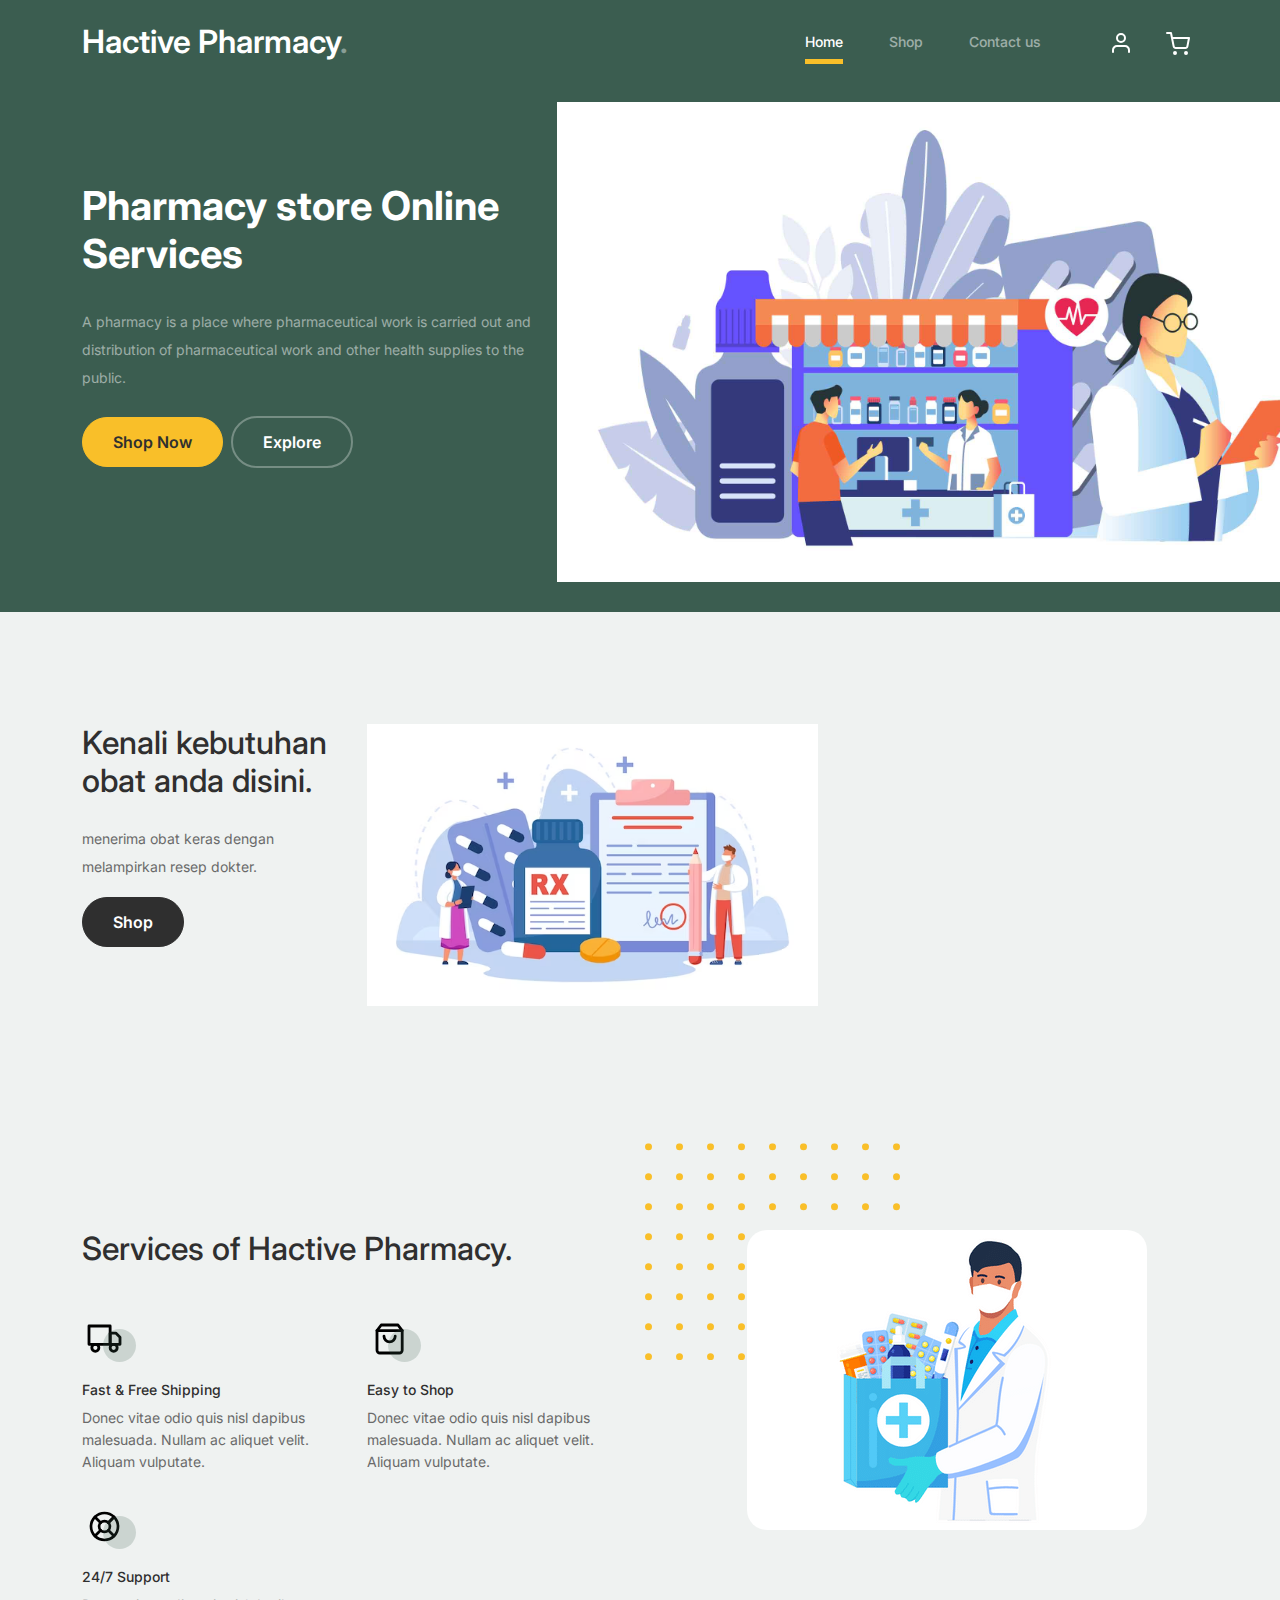
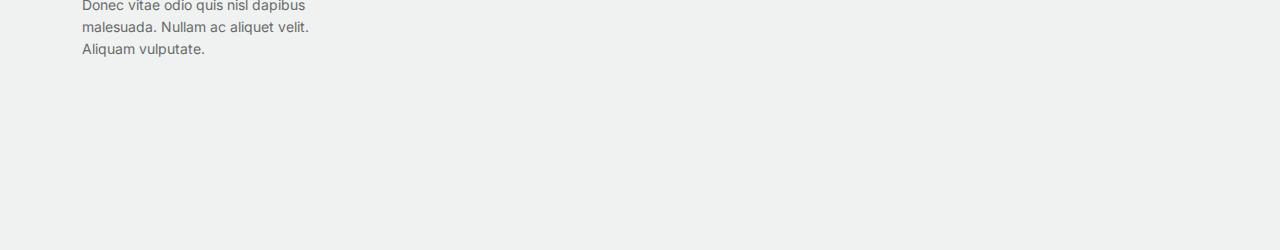
<file: furni-1.0.0/furni-1.0.0/index.html>
<!-- /*
* Bootstrap 5
* Template Name: Furni
* Template Author: Untree.co
* Template URI: https://untree.co/
* License: https://creativecommons.org/licenses/by/3.0/
*/ -->
<!doctype html>
<html lang="en">
<head>
  <meta charset="utf-8">
  <meta name="viewport" content="width=device-width, initial-scale=1, shrink-to-fit=no">
  <meta name="author" content="Untree.co">
  <link rel="shortcut icon" href="favicon.png">

  <meta name="description" content="" />
  <meta name="keywords" content="bootstrap, bootstrap4" />

		<!-- Bootstrap CSS -->
		<link href="css/bootstrap.min.css" rel="stylesheet">
		<link href="https://cdnjs.cloudflare.com/ajax/libs/font-awesome/6.0.0-beta3/css/all.min.css" rel="stylesheet">
		<link href="css/tiny-slider.css" rel="stylesheet">
		<link href="css/style.css" rel="stylesheet">
	</head>

	<body>

		<!-- Start Header/Navigation -->
		<nav class="custom-navbar navbar navbar navbar-expand-md navbar-dark bg-dark" arial-label="Furni navigation bar">

			<div class="container">
				<a class="navbar-brand" href="index.html">Hactive Pharmacy<span>.</span></a>

				<button class="navbar-toggler" type="button" data-bs-toggle="collapse" data-bs-target="#navbarsFurni" aria-controls="navbarsFurni" aria-expanded="false" aria-label="Toggle navigation">
					<span class="navbar-toggler-icon"></span>
				</button>

				<div class="collapse navbar-collapse" id="navbarsFurni">
					<ul class="custom-navbar-nav navbar-nav ms-auto mb-2 mb-md-0">
						<li class="nav-item active">
							<a class="nav-link" href="index.html">Home</a>
						</li>
						<li><a class="nav-link" href="shop.html">Shop</a></li>	
						<li><a class="nav-link" href="contact.html">Contact us</a></li>
					</ul>

					<ul class="custom-navbar-cta navbar-nav mb-2 mb-md-0 ms-5">
						<li><a class="nav-link" href="#"><img src="images/user.svg"></a></li>
						<li><a class="nav-link" href="cart.html"><img src="images/cart.svg"></a></li>
					</ul>
				</div>
			</div>
				
		</nav>
		<!-- End Header/Navigation -->

		<!-- Start Hero Section -->
			<div class="hero">
				<div class="container">
					<div class="row justify-content-between">
						<div class="col-lg-5">
							<div class="intro-excerpt">
								<h1>Pharmacy store<span clsas="d-block"> Online Services</span></h1>
								<p class="mb-4">A pharmacy is a place where pharmaceutical work is carried out and distribution of pharmaceutical work and other health supplies to the public.</p>
								<p><a href="shop.html" class="btn btn-secondary me-2">Shop Now</a><a href="#" class="btn btn-white-outline">Explore</a></p>
							</div>
						</div>
						<div class="col-lg-7">
							<div class="hero-img-wrap">
								<img src="images/apotek1.jpg" class="img-fluid">
							</div>
						</div>
					</div>
				</div>
			</div>
		<!-- End Hero Section -->

		<!-- Start Product Section -->
		<div class="product-section">
			<div class="container">
				<div class="row">

					<!-- Start Column 1 -->
					<div class="col-md-12 col-lg-3 mb-5 mb-lg-0">
						<h2 class="mb-4 section-title">Kenali kebutuhan obat anda disini.</h2>
						<p>menerima obat keras dengan melampirkan resep dokter.</p>
						<p><a href="shop.html" class="btn">Shop</a></p>
					</div> 
					<div class="col-lg-5">
						<div class="img-wrap">
							<img src="images/pharmasi2.avif" alt="Image" class="img-fluid">
						</div>
					</div>
					<!-- End Column 1 -->

				</div>
			</div>
		</div>
		<!-- End Product Section -->

		<!-- Start Why Choose Us Section -->
		<div class="why-choose-section">
			<div class="container">
				<div class="row justify-content-between">
					<div class="col-lg-6">
						<h2 class="section-title">Services of Hactive Pharmacy.</h2>
						
						<div class="row my-5">
							<div class="col-6 col-md-6">
								<div class="feature">
									<div class="icon">
										<img src="images/truck.svg" alt="Image" class="imf-fluid">
									</div>
									<h3>Fast &amp; Free Shipping</h3>
									<p>Donec vitae odio quis nisl dapibus malesuada. Nullam ac aliquet velit. Aliquam vulputate.</p>
								</div>
							</div>

							<div class="col-6 col-md-6">
								<div class="feature">
									<div class="icon">
										<img src="images/bag.svg" alt="Image" class="imf-fluid">
									</div>
									<h3>Easy to Shop</h3>
									<p>Donec vitae odio quis nisl dapibus malesuada. Nullam ac aliquet velit. Aliquam vulputate.</p>
								</div>
							</div>

							<div class="col-6 col-md-6">
								<div class="feature">
									<div class="icon">
										<img src="images/support.svg" alt="Image" class="imf-fluid">
									</div>
									<h3>24/7 Support</h3>
									<p>Donec vitae odio quis nisl dapibus malesuada. Nullam ac aliquet velit. Aliquam vulputate.</p>
								</div>
							</div>
						</div>
					</div>

					<div class="col-lg-5">
						<div class="img-wrap">
							<img src="images/Pharmacist.png" alt="Image" class="img-fluid">
						</div>
					</div>

				</div>
			</div>
		</div>
		<!-- End Why Choose Us Section -->
		<!-- Start Footer Section -->
		


		<script src="js/bootstrap.bundle.min.js"></script>
		<script src="js/tiny-slider.js"></script>
		<script src="js/custom.js"></script>
	</body>

</html>
</file>
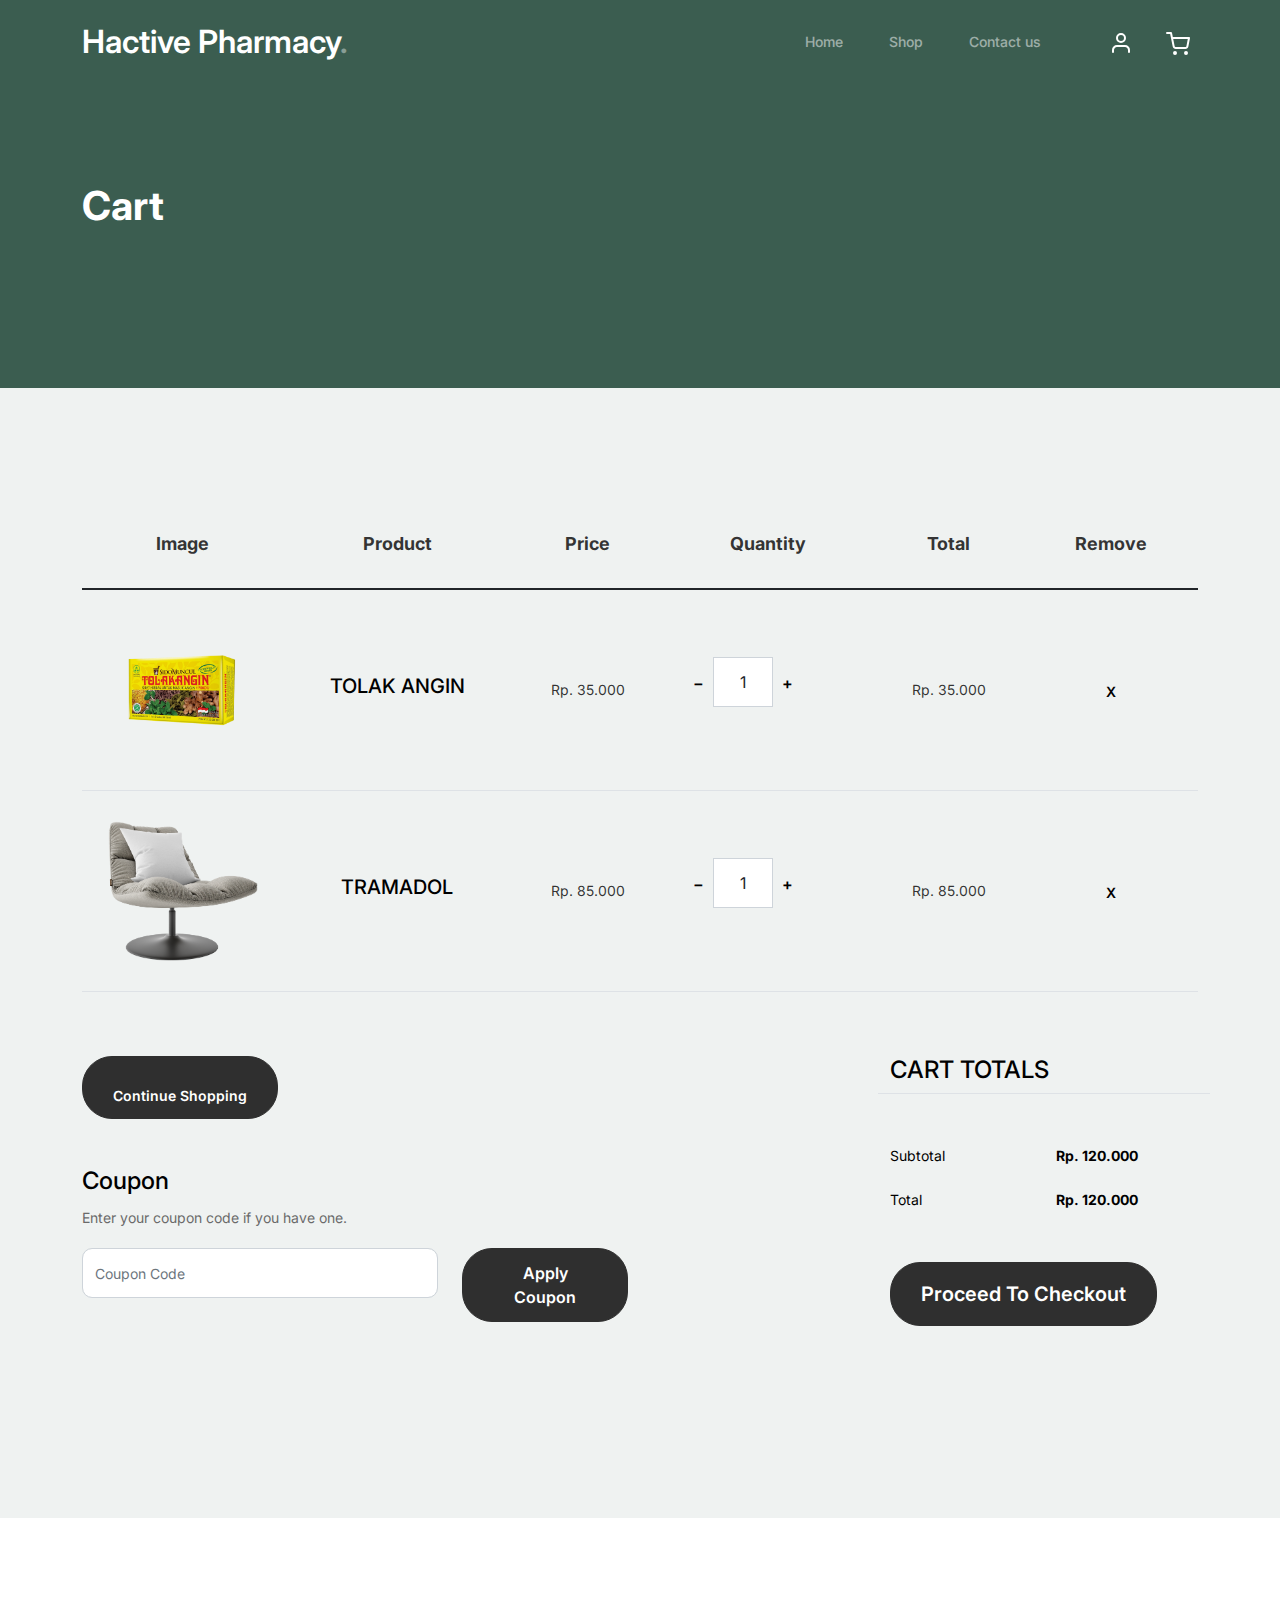
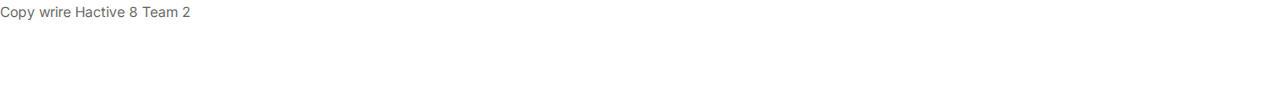
<file: furni-1.0.0/furni-1.0.0/cart.html>
<!-- /*
* Bootstrap 5
* Template Name: Furni
* Template Author: Untree.co
* Template URI: https://untree.co/
* License: https://creativecommons.org/licenses/by/3.0/
*/ -->
<!doctype html>
<html lang="en">
<head>
  <meta charset="utf-8">
  <meta name="viewport" content="width=device-width, initial-scale=1, shrink-to-fit=no">
  <meta name="author" content="Untree.co">
  <link rel="shortcut icon" href="favicon.png">

  <meta name="description" content="" />
  <meta name="keywords" content="bootstrap, bootstrap4" />

		<!-- Bootstrap CSS -->
		<link href="css/bootstrap.min.css" rel="stylesheet">
		<link href="https://cdnjs.cloudflare.com/ajax/libs/font-awesome/6.0.0-beta3/css/all.min.css" rel="stylesheet">
		<link href="css/tiny-slider.css" rel="stylesheet">
		<link href="css/style.css" rel="stylesheet">
		
	</head>

	<body>

		<!-- Start Header/Navigation -->
		<nav class="custom-navbar navbar navbar navbar-expand-md navbar-dark bg-dark" arial-label="Furni navigation bar">

			<div class="container">
				<a class="navbar-brand" href="index.html">Hactive Pharmacy<span>.</span></a>

				<button class="navbar-toggler" type="button" data-bs-toggle="collapse" data-bs-target="#navbarsFurni" aria-controls="navbarsFurni" aria-expanded="false" aria-label="Toggle navigation">
					<span class="navbar-toggler-icon"></span>
				</button>

				<div class="collapse navbar-collapse" id="navbarsFurni">
					<ul class="custom-navbar-nav navbar-nav ms-auto mb-2 mb-md-0">
						<li class="nav-item ">
							<a class="nav-link" href="index.html">Home</a>
						</li>
						<li><a class="nav-link" href="shop.html">Shop</a></li>
						<li><a class="nav-link" href="contact.html">Contact us</a></li>
					</ul>

					<ul class="custom-navbar-cta navbar-nav mb-2 mb-md-0 ms-5">
						<li><a class="nav-link" href="#"><img src="images/user.svg"></a></li>
						<li><a class="nav-link" href="cart.html"><img src="images/cart.svg"></a></li>
					</ul>
				</div>
			</div>
				
		</nav>
		<!-- End Header/Navigation -->

		<!-- Start Hero Section -->
			<div class="hero">
				<div class="container">
					<div class="row justify-content-between">
						<div class="col-lg-5">
							<div class="intro-excerpt">
								<h1>Cart</h1>
							</div>
						</div>
						<div class="col-lg-7">
							
						</div>
					</div>
				</div>
			</div>
		<!-- End Hero Section -->

		

		<div class="untree_co-section before-footer-section">
            <div class="container">
              <div class="row mb-5">
                <form class="col-md-12" method="post">
                  <div class="site-blocks-table">
                    <table class="table">
                      <thead>
                        <tr>
                          <th class="product-thumbnail">Image</th>
                          <th class="product-name">Product</th>
                          <th class="product-price">Price</th>
                          <th class="product-quantity">Quantity</th>
                          <th class="product-total">Total</th>
                          <th class="product-remove">Remove</th>
                        </tr>
                      </thead>
                      <tbody>
                        <tr>
                          <td class="product-thumbnail">
                            <img src="images/tolakangin.png" alt="Image" class="img-fluid">
                          </td>
                          <td class="product-name">
                            <h2 class="h5 text-black">TOLAK ANGIN</h2>
                          </td>
                          <td>Rp. 35.000</td>
                          <td>
                            <div class="input-group mb-3 d-flex align-items-center quantity-container" style="max-width: 120px;">
                              <div class="input-group-prepend">
                                <button class="btn btn-outline-black decrease" type="button">&minus;</button>
                              </div>
                              <input type="text" class="form-control text-center quantity-amount" value="1" placeholder="" aria-label="Example text with button addon" aria-describedby="button-addon1">
                              <div class="input-group-append">
                                <button class="btn btn-outline-black increase" type="button">&plus;</button>
                              </div>
                            </div>
        
                          </td>
                          <td>Rp. 35.000</td>
                          <td><a href="#" class="btn btn-black btn-sm">X</a></td>
                        </tr>
        
                        <tr>
                          <td class="product-thumbnail">
                            <img src="images/product-2.png" alt="Image" class="img-fluid">
                          </td>
                          <td class="product-name">
                            <h2 class="h5 text-black">TRAMADOL</h2>
                          </td>
                          <td>Rp. 85.000</td>
                          <td>
                            <div class="input-group mb-3 d-flex align-items-center quantity-container" style="max-width: 120px;">
                              <div class="input-group-prepend">
                                <button class="btn btn-outline-black decrease" type="button">&minus;</button>
                              </div>
                              <input type="text" class="form-control text-center quantity-amount" value="1" placeholder="" aria-label="Example text with button addon" aria-describedby="button-addon1">
                              <div class="input-group-append">
                                <button class="btn btn-outline-black increase" type="button">&plus;</button>
                              </div>
                            </div>
        
                          </td>
                          <td>Rp. 85.000</td>
                          <td><a href="#" class="btn btn-black btn-sm">X</a></td>
                        </tr>
                      </tbody>
                    </table>
                  </div>
                </form>
              </div>
        
              <div class="row">
                <div class="col-md-6">
                  <div class="row mb-5">
                    <div class="col-md-6">
                      <button class="btn btn-outline-black btn-sm btn-block"><a class="nav-link" href="shop.html"></a>Continue Shopping</button>
                    </div>
                  </div>
                  <div class="row">
                    <div class="col-md-12">
                      <label class="text-black h4" for="coupon">Coupon</label>
                      <p>Enter your coupon code if you have one.</p>
                    </div>
                    <div class="col-md-8 mb-3 mb-md-0">
                      <input type="text" class="form-control py-3" id="coupon" placeholder="Coupon Code">
                    </div>
                    <div class="col-md-4">
                      <button class="btn btn-black">Apply Coupon</button>
                    </div>
                  </div>
                </div>
                <div class="col-md-6 pl-5">
                  <div class="row justify-content-end">
                    <div class="col-md-7">
                      <div class="row">
                        <div class="col-md-12 text-right border-bottom mb-5">
                          <h3 class="text-black h4 text-uppercase">Cart Totals</h3>
                        </div>
                      </div>
                      <div class="row mb-3">
                        <div class="col-md-6">
                          <span class="text-black">Subtotal</span>
                        </div>
                        <div class="col-md-6 text-right">
                          <strong class="text-black">Rp. 120.000</strong>
                        </div>
                      </div>
                      <div class="row mb-5">
                        <div class="col-md-6">
                          <span class="text-black">Total</span>
                        </div>
                        <div class="col-md-6 text-right">
                          <strong class="text-black">Rp. 120.000</strong>
                        </div>
                      </div>
        
                      <div class="row">
                        <div class="col-md-12">
                          <button class="btn btn-black btn-lg py-3 btn-block" onclick="window.location='register.html'">Proceed To Checkout</button>
                        </div>
                      </div>
                    </div>
                  </div>
                </div>
              </div>
            </div>
          </div>
		

		<!-- Start Footer Section -->
		<footer class="footer-section">
			Copy wrire Hactive 8 Team 2
		</footer>
		<!-- End Footer Section -->	


		<script src="js/bootstrap.bundle.min.js"></script>
		<script src="js/tiny-slider.js"></script>
		<script src="js/custom.js"></script>
	</body>

</html>
</file>
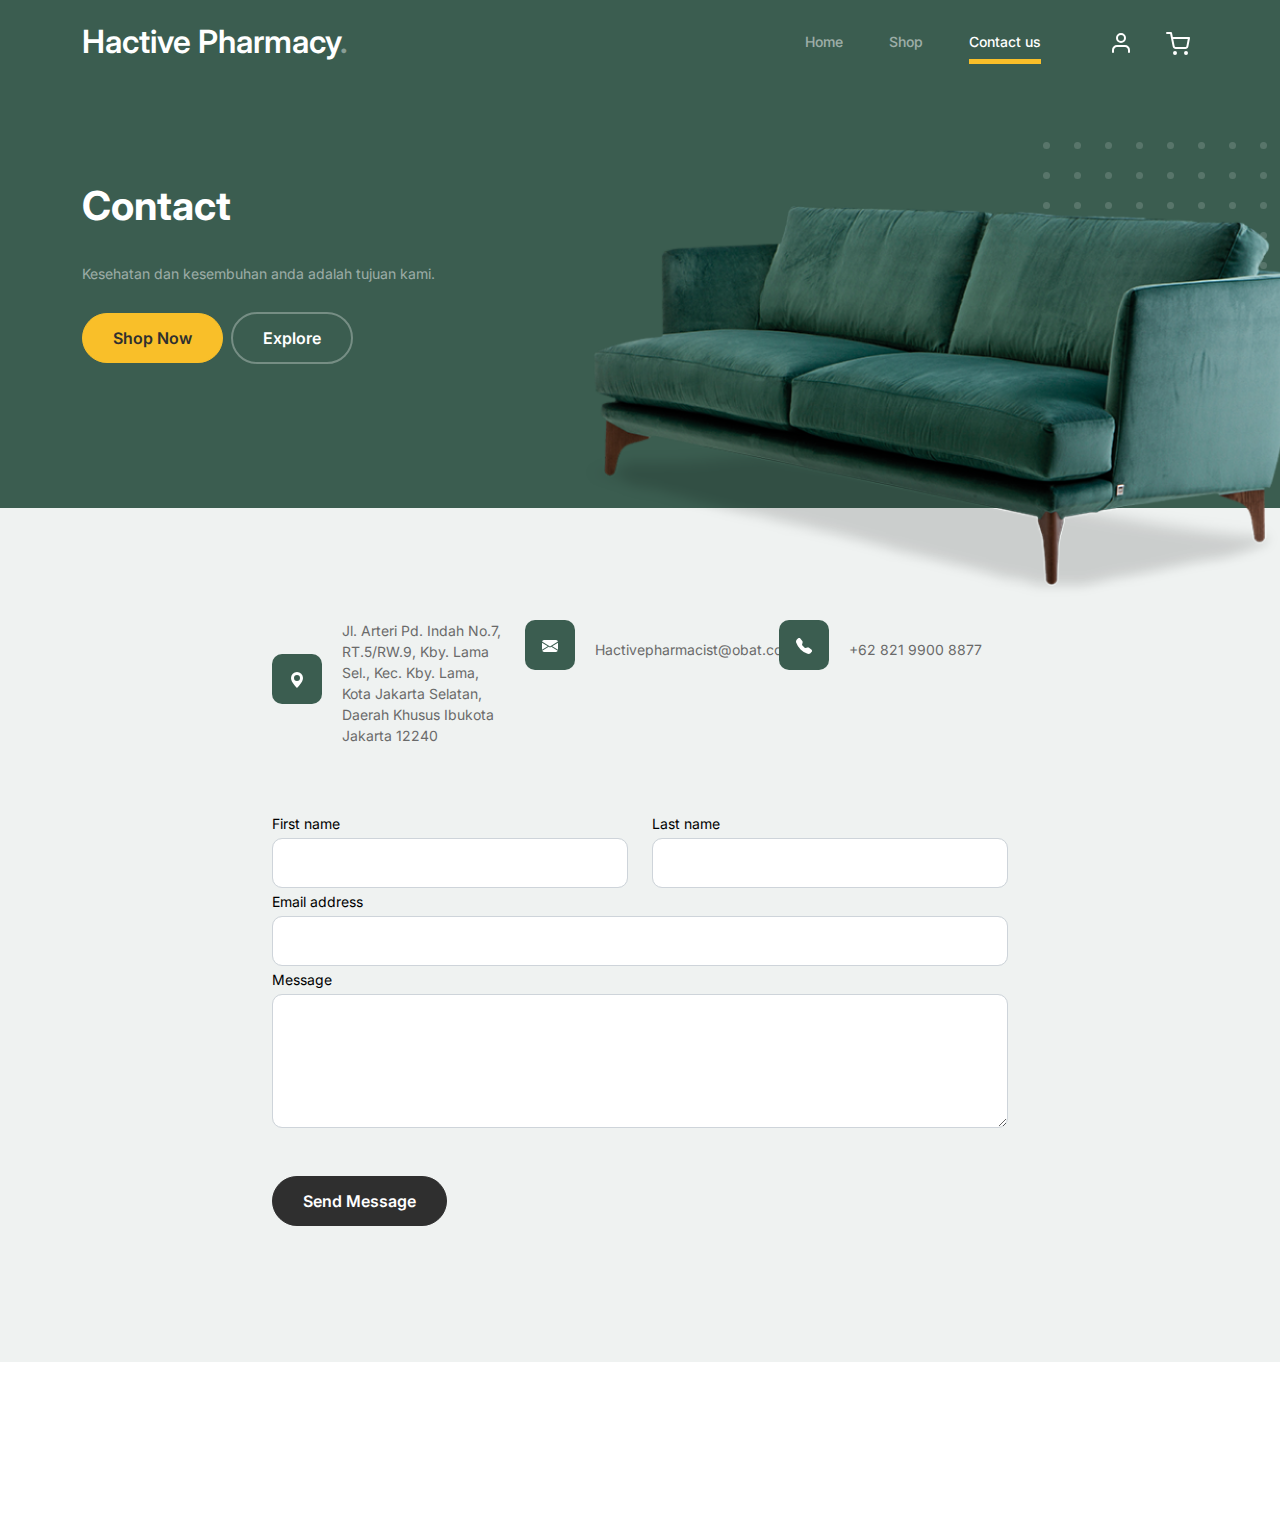
<file: furni-1.0.0/furni-1.0.0/contact.html>
<!-- /*
* Bootstrap 5
* Template Name: Furni
* Template Author: Untree.co
* Template URI: https://untree.co/
* License: https://creativecommons.org/licenses/by/3.0/
*/ -->
<!doctype html>
<html lang="en">
<head>
  <meta charset="utf-8">
  <meta name="viewport" content="width=device-width, initial-scale=1, shrink-to-fit=no">
  <meta name="author" content="Untree.co">
  <link rel="shortcut icon" href="favicon.png">

  <meta name="description" content="" />
  <meta name="keywords" content="bootstrap, bootstrap4" />

		<!-- Bootstrap CSS -->
		<link href="css/bootstrap.min.css" rel="stylesheet">
		<link href="https://cdnjs.cloudflare.com/ajax/libs/font-awesome/6.0.0-beta3/css/all.min.css" rel="stylesheet">
		<link href="css/tiny-slider.css" rel="stylesheet">
		<link href="css/style.css" rel="stylesheet">
		<title>Furni Free Bootstrap 5 Template for Furniture and Interior Design Websites by Untree.co </title>
	</head>

	<body>

		<!-- Start Header/Navigation -->
		<nav class="custom-navbar navbar navbar navbar-expand-md navbar-dark bg-dark" arial-label="Furni navigation bar">

			<div class="container">
				<a class="navbar-brand" href="index.html">Hactive Pharmacy<span>.</span></a>

				<button class="navbar-toggler" type="button" data-bs-toggle="collapse" data-bs-target="#navbarsFurni" aria-controls="navbarsFurni" aria-expanded="false" aria-label="Toggle navigation">
					<span class="navbar-toggler-icon"></span>
				</button>

				<div class="collapse navbar-collapse" id="navbarsFurni">
					<ul class="custom-navbar-nav navbar-nav ms-auto mb-2 mb-md-0">
						<li class="nav-item">
							<a class="nav-link" href="index.html">Home</a>
						</li>
						<li><a class="nav-link" href="shop.html">Shop</a></li>
						<li class="active"><a class="nav-link" href="contact.html">Contact us</a></li>
					</ul>

					<ul class="custom-navbar-cta navbar-nav mb-2 mb-md-0 ms-5">
						<li><a class="nav-link" href="#"><img src="images/user.svg"></a></li>
						<li><a class="nav-link" href="cart.html"><img src="images/cart.svg"></a></li>
					</ul>
				</div>
			</div>
				
		</nav>
		<!-- End Header/Navigation -->

		<!-- Start Hero Section -->
			<div class="hero">
				<div class="container">
					<div class="row justify-content-between">
						<div class="col-lg-5">
							<div class="intro-excerpt">
								<h1>Contact</h1>
								<p class="mb-4">Kesehatan dan kesembuhan anda adalah tujuan kami.</p>
								<p><a href="shop.html" class="btn btn-secondary me-2">Shop Now</a><a href="#" class="btn btn-white-outline">Explore</a></p>
							</div>
						</div>
						<div class="col-lg-7">
							<div class="hero-img-wrap">
								<img src="images/couch.png" class="img-fluid">
							</div>
						</div>
					</div>
				</div>
			</div>
		<!-- End Hero Section -->

		
		<!-- Start Contact Form -->
		<div class="untree_co-section">
      <div class="container">

        <div class="block">
          <div class="row justify-content-center">


            <div class="col-md-8 col-lg-8 pb-4">


              <div class="row mb-5">
                <div class="col-lg-4">
                  <div  class="service no-shadow align-items-center link horizontal d-flex active" data-aos="fade-left" data-aos-delay="0">
                    <div class="service-icon color-1 mb-4">
                      <svg xmlns="http://www.w3.org/2000/svg" width="16" height="16" fill="currentColor" class="bi bi-geo-alt-fill" viewBox="0 0 16 16">
                        <path d="M8 16s6-5.686 6-10A6 6 0 0 0 2 6c0 4.314 6 10 6 10zm0-7a3 3 0 1 1 0-6 3 3 0 0 1 0 6z"/>
                      </svg>
                    </div> <!-- /.icon -->
                    <div class="service-contents">
                      <p>Jl. Arteri Pd. Indah No.7, RT.5/RW.9, Kby. Lama Sel., Kec. Kby. Lama, Kota Jakarta Selatan, Daerah Khusus Ibukota Jakarta 12240</p>
                    </div> <!-- /.service-contents-->
                  </div> <!-- /.service -->
                </div>

                <div class="col-lg-4">
                  <div  class="service no-shadow align-items-center link horizontal d-flex active" data-aos="fade-left" data-aos-delay="0">
                    <div class="service-icon color-1 mb-4">
                      <svg xmlns="http://www.w3.org/2000/svg" width="16" height="16" fill="currentColor" class="bi bi-envelope-fill" viewBox="0 0 16 16">
                        <path d="M.05 3.555A2 2 0 0 1 2 2h12a2 2 0 0 1 1.95 1.555L8 8.414.05 3.555zM0 4.697v7.104l5.803-3.558L0 4.697zM6.761 8.83l-6.57 4.027A2 2 0 0 0 2 14h12a2 2 0 0 0 1.808-1.144l-6.57-4.027L8 9.586l-1.239-.757zm3.436-.586L16 11.801V4.697l-5.803 3.546z"/>
                      </svg>
                    </div> <!-- /.icon -->
                    <div class="service-contents">
                      <p>Hactivepharmacist@obat.com</p>
                    </div> <!-- /.service-contents-->
                  </div> <!-- /.service -->
                </div>

                <div class="col-lg-4">
                  <div  class="service no-shadow align-items-center link horizontal d-flex active" data-aos="fade-left" data-aos-delay="0">
                    <div class="service-icon color-1 mb-4">
                      <svg xmlns="http://www.w3.org/2000/svg" width="16" height="16" fill="currentColor" class="bi bi-telephone-fill" viewBox="0 0 16 16">
                        <path fill-rule="evenodd" d="M1.885.511a1.745 1.745 0 0 1 2.61.163L6.29 2.98c.329.423.445.974.315 1.494l-.547 2.19a.678.678 0 0 0 .178.643l2.457 2.457a.678.678 0 0 0 .644.178l2.189-.547a1.745 1.745 0 0 1 1.494.315l2.306 1.794c.829.645.905 1.87.163 2.611l-1.034 1.034c-.74.74-1.846 1.065-2.877.702a18.634 18.634 0 0 1-7.01-4.42 18.634 18.634 0 0 1-4.42-7.009c-.362-1.03-.037-2.137.703-2.877L1.885.511z"/>
                      </svg>
                    </div> <!-- /.icon -->
                    <div class="service-contents">
                      <p>+62 821 9900 8877</p>
                    </div> <!-- /.service-contents-->
                  </div> <!-- /.service -->
                </div>
              </div>

              <form>
                <div class="row">
                  <div class="col-6">
                    <div class="form-group">
                      <label class="text-black" for="fname">First name</label>
                      <input type="text" class="form-control" id="fname">
                    </div>
                  </div>
                  <div class="col-6">
                    <div class="form-group">
                      <label class="text-black" for="lname">Last name</label>
                      <input type="text" class="form-control" id="lname">
                    </div>
                  </div>
                </div>
                <div class="form-group">
                  <label class="text-black" for="email">Email address</label>
                  <input type="email" class="form-control" id="email">
                </div>

                <div class="form-group mb-5">
                  <label class="text-black" for="message">Message</label>
                  <textarea name="" class="form-control" id="message" cols="30" rows="5"></textarea>
                </div>

                <button type="submit" class="btn btn-primary-hover-outline">Send Message</button>
              </form>

            </div>

          </div>

        </div>

      </div>


    </div>
  </div>

  <!-- End Contact Form -->

		

		<!-- Start Footer Section -->
		<footer class="footer-section">
			
		</footer>
		<!-- End Footer Section -->	


		<script src="js/bootstrap.bundle.min.js"></script>
		<script src="js/tiny-slider.js"></script>
		<script src="js/custom.js"></script>
	</body>

</html>
</file>
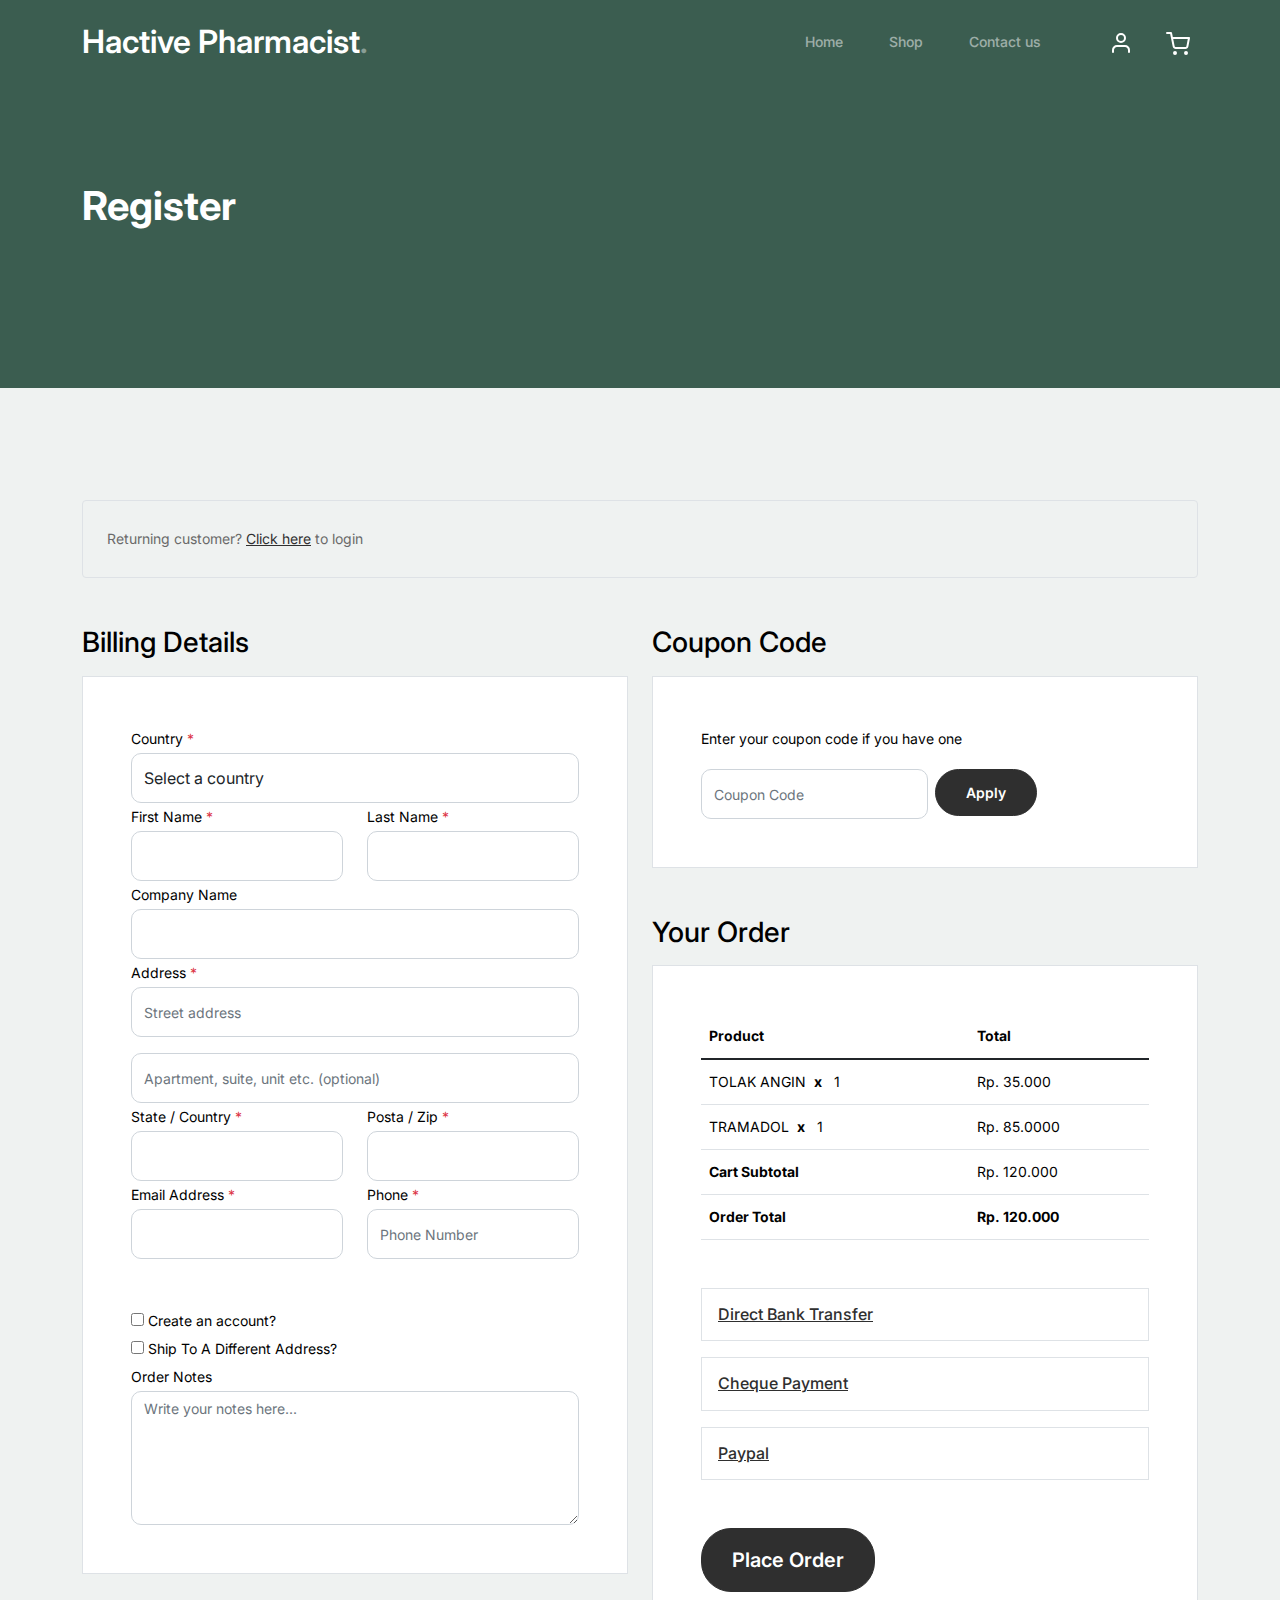
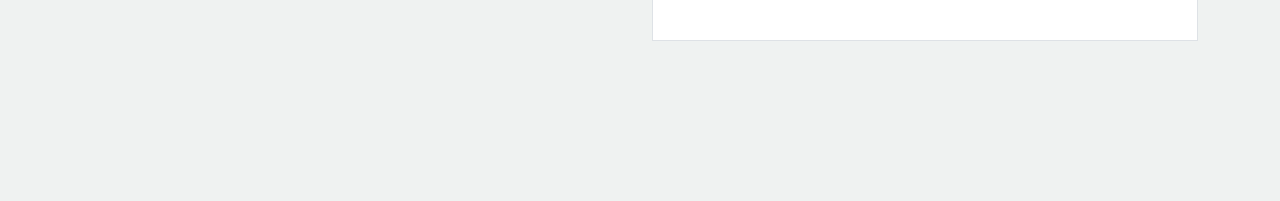
<file: furni-1.0.0/furni-1.0.0/register.html>
<!-- /*
* Bootstrap 5
* Template Name: Furni
* Template Author: Untree.co
* Template URI: https://untree.co/
* License: https://creativecommons.org/licenses/by/3.0/
*/ -->
<!doctype html>
<html lang="en">
<head>
  <meta charset="utf-8">
  <meta name="viewport" content="width=device-width, initial-scale=1, shrink-to-fit=no">
  <meta name="author" content="Untree.co">
  <link rel="shortcut icon" href="favicon.png">

  <meta name="description" content="" />
  <meta name="keywords" content="bootstrap, bootstrap4" />

		<!-- Bootstrap CSS -->
		<link href="css/bootstrap.min.css" rel="stylesheet">
		<link href="https://cdnjs.cloudflare.com/ajax/libs/font-awesome/6.0.0-beta3/css/all.min.css" rel="stylesheet">
		<link href="css/tiny-slider.css" rel="stylesheet">
		<link href="css/style.css" rel="stylesheet">
		<title>Furni Free Bootstrap 5 Template for Furniture and Interior Design Websites by Untree.co </title>
	</head>

	<body>

		<!-- Start Header/Navigation -->
		<nav class="custom-navbar navbar navbar navbar-expand-md navbar-dark bg-dark" arial-label="Furni navigation bar">

			<div class="container">
				<a class="navbar-brand" href="index.html">Hactive Pharmacist<span>.</span></a>

				<button class="navbar-toggler" type="button" data-bs-toggle="collapse" data-bs-target="#navbarsFurni" aria-controls="navbarsFurni" aria-expanded="false" aria-label="Toggle navigation">
					<span class="navbar-toggler-icon"></span>
				</button>

				<div class="collapse navbar-collapse" id="navbarsFurni">
					<ul class="custom-navbar-nav navbar-nav ms-auto mb-2 mb-md-0">
						<li class="nav-item ">
							<a class="nav-link" href="index.html">Home</a>
						</li>
						<li><a class="nav-link" href="shop.html">Shop</a></li>
						<li><a class="nav-link" href="contact.html">Contact us</a></li>
					</ul>

					<ul class="custom-navbar-cta navbar-nav mb-2 mb-md-0 ms-5">
						<li><a class="nav-link" href="#"><img src="images/user.svg"></a></li>
						<li><a class="nav-link" href="cart.html"><img src="images/cart.svg"></a></li>
					</ul>
				</div>
			</div>
				
		</nav>
		<!-- End Header/Navigation -->

		<!-- Start Hero Section -->
			<div class="hero">
				<div class="container">
					<div class="row justify-content-between">
						<div class="col-lg-5">
							<div class="intro-excerpt">
								<h1>Register</h1>
							</div>
						</div>
						<div class="col-lg-7">
							
						</div>
					</div>
				</div>
			</div>
		<!-- End Hero Section -->

		<div class="untree_co-section">
		    <div class="container">
		      <div class="row mb-5">
		        <div class="col-md-12">
		          <div class="border p-4 rounded" role="alert">
		            Returning customer? <a href="#">Click here</a> to login
		          </div>
		        </div>
		      </div>
		      <div class="row">
		        <div class="col-md-6 mb-5 mb-md-0">
		          <h2 class="h3 mb-3 text-black">Billing Details</h2>
		          <div class="p-3 p-lg-5 border bg-white">
		            <div class="form-group">
		              <label for="c_country" class="text-black">Country <span class="text-danger">*</span></label>
		              <select id="c_country" class="form-control">
		                <option value="1">Select a country</option>    
		                <option value="2">bangladesh</option>    
		                <option value="3">Algeria</option>    
		                <option value="4">Afghanistan</option>    
		                <option value="5">Ghana</option>    
		                <option value="6">Albania</option>    
		                <option value="7">Bahrain</option>    
		                <option value="8">Colombia</option>    
		                <option value="9">Dominican Republic</option>    
		              </select>
		            </div>
		            <div class="form-group row">
		              <div class="col-md-6">
		                <label for="c_fname" class="text-black">First Name <span class="text-danger">*</span></label>
		                <input type="text" class="form-control" id="c_fname" name="c_fname">
		              </div>
		              <div class="col-md-6">
		                <label for="c_lname" class="text-black">Last Name <span class="text-danger">*</span></label>
		                <input type="text" class="form-control" id="c_lname" name="c_lname">
		              </div>
		            </div>

		            <div class="form-group row">
		              <div class="col-md-12">
		                <label for="c_companyname" class="text-black">Company Name </label>
		                <input type="text" class="form-control" id="c_companyname" name="c_companyname">
		              </div>
		            </div>

		            <div class="form-group row">
		              <div class="col-md-12">
		                <label for="c_address" class="text-black">Address <span class="text-danger">*</span></label>
		                <input type="text" class="form-control" id="c_address" name="c_address" placeholder="Street address">
		              </div>
		            </div>

		            <div class="form-group mt-3">
		              <input type="text" class="form-control" placeholder="Apartment, suite, unit etc. (optional)">
		            </div>

		            <div class="form-group row">
		              <div class="col-md-6">
		                <label for="c_state_country" class="text-black">State / Country <span class="text-danger">*</span></label>
		                <input type="text" class="form-control" id="c_state_country" name="c_state_country">
		              </div>
		              <div class="col-md-6">
		                <label for="c_postal_zip" class="text-black">Posta / Zip <span class="text-danger">*</span></label>
		                <input type="text" class="form-control" id="c_postal_zip" name="c_postal_zip">
		              </div>
		            </div>

		            <div class="form-group row mb-5">
		              <div class="col-md-6">
		                <label for="c_email_address" class="text-black">Email Address <span class="text-danger">*</span></label>
		                <input type="text" class="form-control" id="c_email_address" name="c_email_address">
		              </div>
		              <div class="col-md-6">
		                <label for="c_phone" class="text-black">Phone <span class="text-danger">*</span></label>
		                <input type="text" class="form-control" id="c_phone" name="c_phone" placeholder="Phone Number">
		              </div>
		            </div>

		            <div class="form-group">
		              <label for="c_create_account" class="text-black" data-bs-toggle="collapse" href="#create_an_account" role="button" aria-expanded="false" aria-controls="create_an_account"><input type="checkbox" value="1" id="c_create_account"> Create an account?</label>
		              <div class="collapse" id="create_an_account">
		                <div class="py-2 mb-4">
		                  <p class="mb-3">Create an account by entering the information below. If you are a returning customer please login at the top of the page.</p>
		                  <div class="form-group">
		                    <label for="c_account_password" class="text-black">Account Password</label>
		                    <input type="email" class="form-control" id="c_account_password" name="c_account_password" placeholder="">
		                  </div>
		                </div>
		              </div>
		            </div>


		            <div class="form-group">
		              <label for="c_ship_different_address" class="text-black" data-bs-toggle="collapse" href="#ship_different_address" role="button" aria-expanded="false" aria-controls="ship_different_address"><input type="checkbox" value="1" id="c_ship_different_address"> Ship To A Different Address?</label>
		              <div class="collapse" id="ship_different_address">
		                <div class="py-2">

		                  <div class="form-group">
		                    <label for="c_diff_country" class="text-black">Country <span class="text-danger">*</span></label>
		                    <select id="c_diff_country" class="form-control">
		                      <option value="1">Select a country</option>    
		                      <option value="2">bangladesh</option>    
		                      <option value="3">Algeria</option>    
		                      <option value="4">Afghanistan</option>    
		                      <option value="5">Ghana</option>    
		                      <option value="6">Albania</option>    
		                      <option value="7">Bahrain</option>    
		                      <option value="8">Colombia</option>    
		                      <option value="9">Dominican Republic</option>    
		                    </select>
		                  </div>


		                  <div class="form-group row">
		                    <div class="col-md-6">
		                      <label for="c_diff_fname" class="text-black">First Name <span class="text-danger">*</span></label>
		                      <input type="text" class="form-control" id="c_diff_fname" name="c_diff_fname">
		                    </div>
		                    <div class="col-md-6">
		                      <label for="c_diff_lname" class="text-black">Last Name <span class="text-danger">*</span></label>
		                      <input type="text" class="form-control" id="c_diff_lname" name="c_diff_lname">
		                    </div>
		                  </div>

		                  <div class="form-group row">
		                    <div class="col-md-12">
		                      <label for="c_diff_companyname" class="text-black">Company Name </label>
		                      <input type="text" class="form-control" id="c_diff_companyname" name="c_diff_companyname">
		                    </div>
		                  </div>

		                  <div class="form-group row  mb-3">
		                    <div class="col-md-12">
		                      <label for="c_diff_address" class="text-black">Address <span class="text-danger">*</span></label>
		                      <input type="text" class="form-control" id="c_diff_address" name="c_diff_address" placeholder="Street address">
		                    </div>
		                  </div>

		                  <div class="form-group">
		                    <input type="text" class="form-control" placeholder="Apartment, suite, unit etc. (optional)">
		                  </div>

		                  <div class="form-group row">
		                    <div class="col-md-6">
		                      <label for="c_diff_state_country" class="text-black">State / Country <span class="text-danger">*</span></label>
		                      <input type="text" class="form-control" id="c_diff_state_country" name="c_diff_state_country">
		                    </div>
		                    <div class="col-md-6">
		                      <label for="c_diff_postal_zip" class="text-black">Posta / Zip <span class="text-danger">*</span></label>
		                      <input type="text" class="form-control" id="c_diff_postal_zip" name="c_diff_postal_zip">
		                    </div>
		                  </div>

		                  <div class="form-group row mb-5">
		                    <div class="col-md-6">
		                      <label for="c_diff_email_address" class="text-black">Email Address <span class="text-danger">*</span></label>
		                      <input type="text" class="form-control" id="c_diff_email_address" name="c_diff_email_address">
		                    </div>
		                    <div class="col-md-6">
		                      <label for="c_diff_phone" class="text-black">Phone <span class="text-danger">*</span></label>
		                      <input type="text" class="form-control" id="c_diff_phone" name="c_diff_phone" placeholder="Phone Number">
		                    </div>
		                  </div>

		                </div>

		              </div>
		            </div>

		            <div class="form-group">
		              <label for="c_order_notes" class="text-black">Order Notes</label>
		              <textarea name="c_order_notes" id="c_order_notes" cols="30" rows="5" class="form-control" placeholder="Write your notes here..."></textarea>
		            </div>

		          </div>
		        </div>
		        <div class="col-md-6">

		          <div class="row mb-5">
		            <div class="col-md-12">
		              <h2 class="h3 mb-3 text-black">Coupon Code</h2>
		              <div class="p-3 p-lg-5 border bg-white">

		                <label for="c_code" class="text-black mb-3">Enter your coupon code if you have one</label>
		                <div class="input-group w-75 couponcode-wrap">
		                  <input type="text" class="form-control me-2" id="c_code" placeholder="Coupon Code" aria-label="Coupon Code" aria-describedby="button-addon2">
		                  <div class="input-group-append">
		                    <button class="btn btn-black btn-sm" type="button" id="button-addon2">Apply</button>
		                  </div>
		                </div>

		              </div>
		            </div>
		          </div>

		          <div class="row mb-5">
		            <div class="col-md-12">
		              <h2 class="h3 mb-3 text-black">Your Order</h2>
		              <div class="p-3 p-lg-5 border bg-white">
		                <table class="table site-block-order-table mb-5">
		                  <thead>
		                    <th>Product</th>
		                    <th>Total</th>
		                  </thead>
		                  <tbody>
		                    <tr>
		                      <td>TOLAK ANGIN<strong class="mx-2">x</strong> 1</td>
		                      <td>Rp. 35.000</td>
		                    </tr>
		                    <tr>
		                      <td>TRAMADOL<strong class="mx-2">x</strong>   1</td>
		                      <td>Rp. 85.0000</td>
		                    </tr>
		                    <tr>
		                      <td class="text-black font-weight-bold"><strong>Cart Subtotal</strong></td>
		                      <td class="text-black">Rp. 120.000</td>
		                    </tr>
		                    <tr>
		                      <td class="text-black font-weight-bold"><strong>Order Total</strong></td>
		                      <td class="text-black font-weight-bold"><strong>Rp. 120.000</strong></td>
		                    </tr>
		                  </tbody>
		                </table>

		                <div class="border p-3 mb-3">
		                  <h3 class="h6 mb-0"><a class="d-block" data-bs-toggle="collapse" href="#collapsebank" role="button" aria-expanded="false" aria-controls="collapsebank">Direct Bank Transfer</a></h3>

		                  <div class="collapse" id="collapsebank">
		                    <div class="py-2">
		                      <p class="mb-0">Make your payment directly into our bank account. Please use your Order ID as the payment reference. Your order won’t be shipped until the funds have cleared in our account.</p>
		                    </div>
		                  </div>
		                </div>

		                <div class="border p-3 mb-3">
		                  <h3 class="h6 mb-0"><a class="d-block" data-bs-toggle="collapse" href="#collapsecheque" role="button" aria-expanded="false" aria-controls="collapsecheque">Cheque Payment</a></h3>

		                  <div class="collapse" id="collapsecheque">
		                    <div class="py-2">
		                      <p class="mb-0">Make your payment directly into our bank account. Please use your Order ID as the payment reference. Your order won’t be shipped until the funds have cleared in our account.</p>
		                    </div>
		                  </div>
		                </div>

		                <div class="border p-3 mb-5">
		                  <h3 class="h6 mb-0"><a class="d-block" data-bs-toggle="collapse" href="#collapsepaypal" role="button" aria-expanded="false" aria-controls="collapsepaypal">Paypal</a></h3>

		                  <div class="collapse" id="collapsepaypal">
		                    <div class="py-2">
		                      <p class="mb-0">Make your payment directly into our bank account. Please use your Order ID as the payment reference. Your order won’t be shipped until the funds have cleared in our account.</p>
		                    </div>
		                  </div>
		                </div>

		                <div class="form-group">
		                  <button class="btn btn-black btn-lg py-3 btn-block" onclick="window.location='thankyou.html'">Place Order</button>
		                </div>

		              </div>
		            </div>
		          </div>

		        </div>
		      </div>
		      <!-- </form> -->
		    </div>
		  </div>

		<!-- Start Footer Section -->
		


		<script src="js/bootstrap.bundle.min.js"></script>
		<script src="js/tiny-slider.js"></script>
		<script src="js/custom.js"></script>
	</body>

</html>
</file>
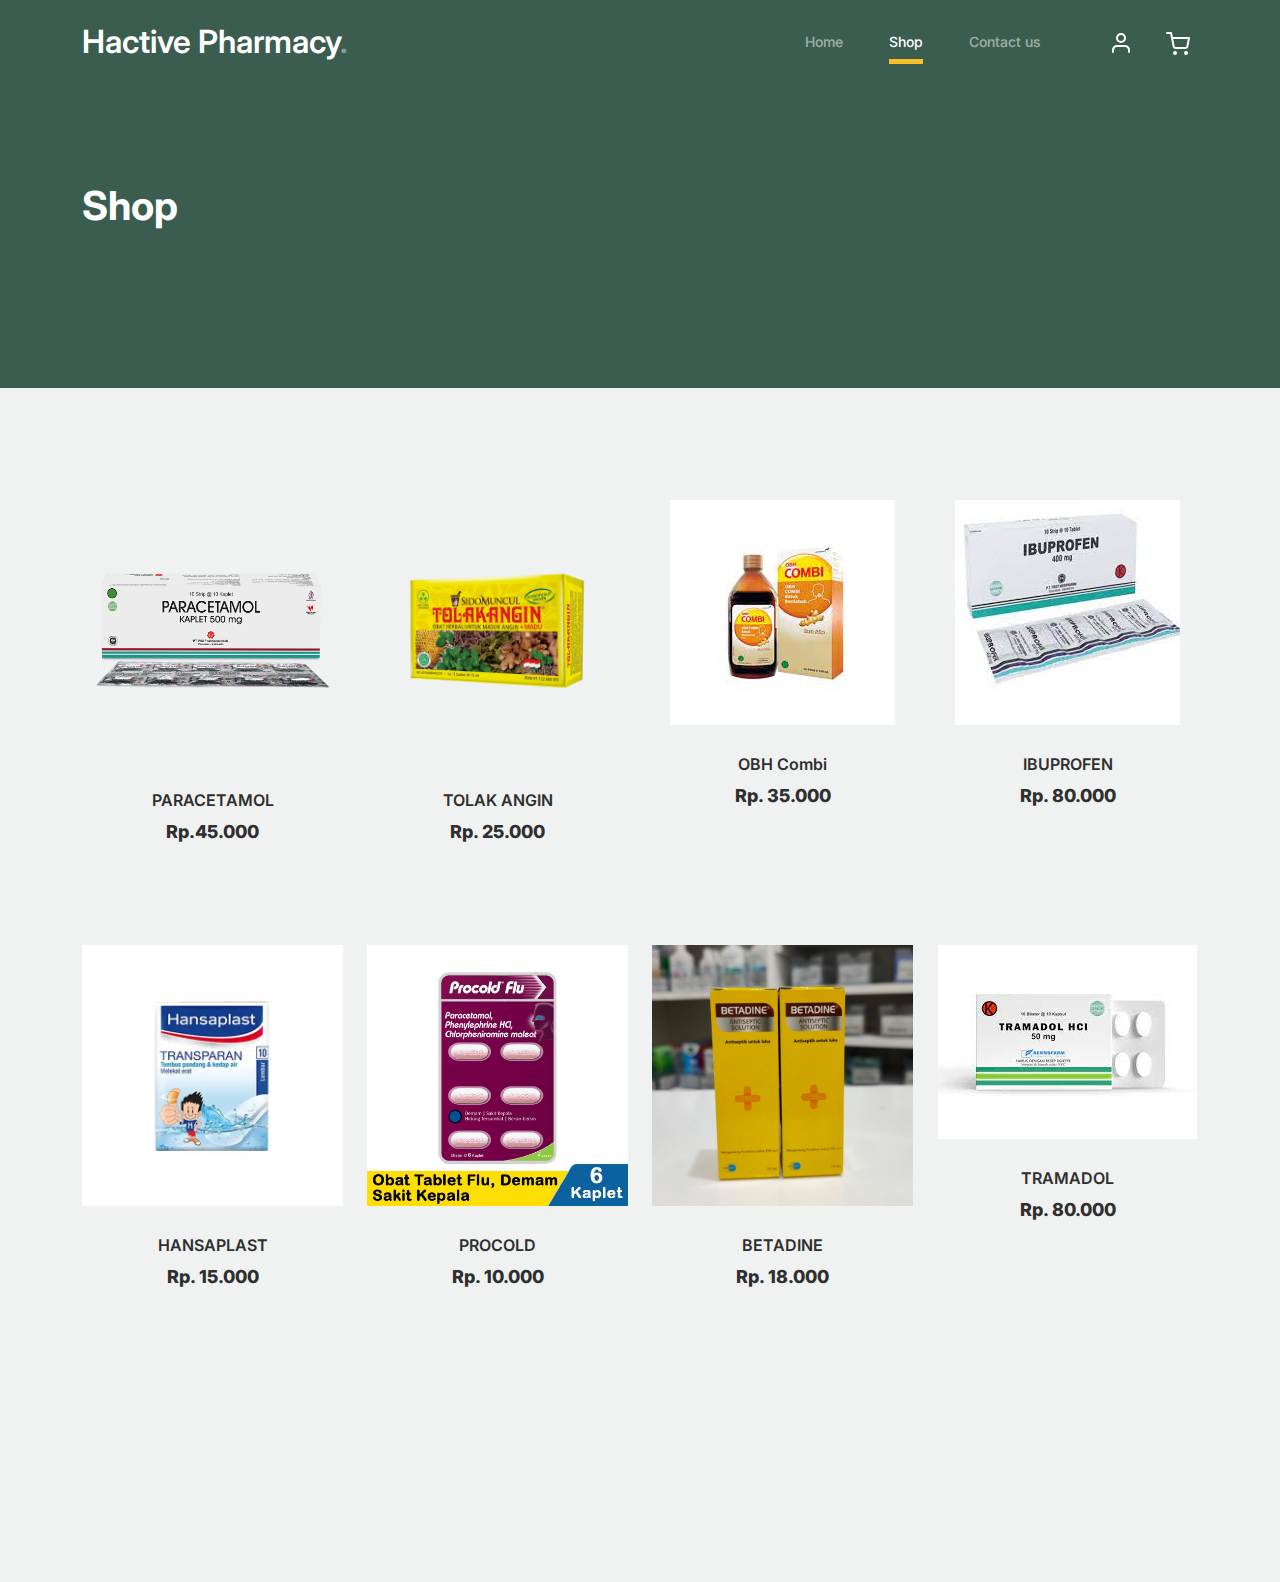
<file: furni-1.0.0/furni-1.0.0/shop.html>
<!-- /*
* Bootstrap 5
* Template Name: Furni
* Template Author: Untree.co
* Template URI: https://untree.co/
* License: https://creativecommons.org/licenses/by/3.0/
*/ -->
<!doctype html>
<html lang="en">
<head>
  <meta charset="utf-8">
  <meta name="viewport" content="width=device-width, initial-scale=1, shrink-to-fit=no">
  <meta name="author" content="Untree.co">
  <link rel="shortcut icon" href="favicon.png">

  <meta name="description" content="" />
  <meta name="keywords" content="bootstrap, bootstrap4" />

		<!-- Bootstrap CSS -->
		<link href="css/bootstrap.min.css" rel="stylesheet">
		<link href="https://cdnjs.cloudflare.com/ajax/libs/font-awesome/6.0.0-beta3/css/all.min.css" rel="stylesheet">
		<link href="css/tiny-slider.css" rel="stylesheet">
		<link href="css/style.css" rel="stylesheet">
	</head>

	<body>

		<!-- Start Header/Navigation -->
		<nav class="custom-navbar navbar navbar navbar-expand-md navbar-dark bg-dark" arial-label="Furni navigation bar">

			<div class="container">
				<a class="navbar-brand" href="index.html">Hactive Pharmacy<span>.</span></a>

				<button class="navbar-toggler" type="button" data-bs-toggle="collapse" data-bs-target="#navbarsFurni" aria-controls="navbarsFurni" aria-expanded="false" aria-label="Toggle navigation">
					<span class="navbar-toggler-icon"></span>
				</button>

				<div class="collapse navbar-collapse" id="navbarsFurni">
					<ul class="custom-navbar-nav navbar-nav ms-auto mb-2 mb-md-0">
						<li class="nav-item ">
							<a class="nav-link" href="index.html">Home</a>
						</li>
						<li class="active"><a class="nav-link" href="shop.html">Shop</a></li>
						<li><a class="nav-link" href="contact.html">Contact us</a></li>
					</ul>

					<ul class="custom-navbar-cta navbar-nav mb-2 mb-md-0 ms-5">
						<li><a class="nav-link" href="#"><img src="images/user.svg"></a></li>
						<li><a class="nav-link" href="cart.html"><img src="images/cart.svg"></a></li>
					</ul>
				</div>
			</div>
				
		</nav>
		<!-- End Header/Navigation -->

		<!-- Start Hero Section -->
			<div class="hero">
				<div class="container">
					<div class="row justify-content-between">
						<div class="col-lg-5">
							<div class="intro-excerpt">
								<h1>Shop</h1>
							</div>
						</div>
						<div class="col-lg-7">
							
						</div>
					</div>
				</div>
			</div>
		<!-- End Hero Section -->

		

		<div class="untree_co-section product-section before-footer-section">
		    
			<div class="container">
		      	<div class="row">

		      		<!-- Start Column 1 -->
					<div class="col-12 col-md-4 col-lg-3 mb-5">
						<a class="product-item" href="#">
							<img src="images/paracetamol-box-1.png" class="img-fluid product-thumbnail">
							<h3 class="product-title">PARACETAMOL</h3>
							<strong class="product-price">Rp.45.000</strong>

							<span class="icon-cross">
								<img src="images/cross.svg" class="img-fluid">
							</span>
						</a>
					</div> 
					<!-- End Column 1 -->
						
					<!-- Start Column 2 -->
					<div class="col-12 col-md-4 col-lg-3 mb-5">
						<a class="product-item" href="#">
							<img src="images/tolakangin.png" class="img-fluid product-thumbnail">
							<h3 class="product-title">TOLAK ANGIN</h3>
							<strong class="product-price">Rp. 25.000</strong>

							<span class="icon-cross">
								<img src="images/cross.svg" class="img-fluid">
							</span>
						</a>
					</div> 
					<!-- End Column 2 -->

					<!-- Start Column 3 -->
					<div class="col-12 col-md-4 col-lg-3 mb-5">
						<a class="product-item" href="#">
							<img src="images/obh.jpeg" class="img-fluid product-thumbnail">
							<h3 class="product-title">OBH Combi</h3>
							<strong class="product-price">Rp.  35.000</strong>

							<span class="icon-cross">
								<img src="images/cross.svg" class="img-fluid">
							</span>
						</a>
					</div>
					<!-- End Column 3 -->

					<!-- Start Column 4 -->
					<div class="col-12 col-md-4 col-lg-3 mb-5">
						<a class="product-item" href="#">
							<img src="images/ibuprofen.jpeg" class="img-fluid product-thumbnail">
							<h3 class="product-title">IBUPROFEN</h3>
							<strong class="product-price">Rp. 80.000</strong>

							<span class="icon-cross">
								<img src="images/cross.svg" class="img-fluid">
							</span>
						</a>
					</div>
					<!-- End Column 4 -->


					<!-- Start Column 1 -->
					<div class="col-12 col-md-4 col-lg-3 mb-5">
						<a class="product-item" href="#">
							<img src="images/hansaplas.webp" class="img-fluid product-thumbnail">
							<h3 class="product-title">HANSAPLAST</h3>
							<strong class="product-price">Rp. 15.000</strong>

							<span class="icon-cross">
								<img src="images/cross.svg" class="img-fluid">
							</span>
						</a>
					</div> 
					<!-- End Column 1 -->
						
					<!-- Start Column 2 -->
					<div class="col-12 col-md-4 col-lg-3 mb-5">
						<a class="product-item" href="#">
							<img src="images/procold.jpg" class="img-fluid product-thumbnail">
							<h3 class="product-title">PROCOLD</h3>
							<strong class="product-price">Rp. 10.000</strong>

							<span class="icon-cross">
								<img src="images/cross.svg" class="img-fluid">
							</span>
						</a>
					</div> 
					<!-- End Column 2 -->

					<!-- Start Column 3 -->
					<div class="col-12 col-md-4 col-lg-3 mb-5">
						<a class="product-item" href="#">
							<img src="images/betadine.jpg" class="img-fluid product-thumbnail">
							<h3 class="product-title">BETADINE</h3>
							<strong class="product-price">Rp. 18.000</strong>

							<span class="icon-cross">
								<img src="images/cross.svg" class="img-fluid">
							</span>
						</a>
					</div>
					<!-- End Column 3 -->

					<!-- Start Column 4 -->
					<div class="col-12 col-md-4 col-lg-3 mb-5">
						<a class="product-item" href="#">
							<img src="images/tramadol.jpeg" class="img-fluid product-thumbnail">
							<h3 class="product-title">TRAMADOL</h3>
							<strong class="product-price">Rp. 80.000</strong>

							<span class="icon-cross">
								<img src="images/cross.svg" class="img-fluid">
							</span>
						</a>
					</div>
					<!-- End Column 4 -->

		      	</div>
		    </div>
		</div>
		<script src="js/bootstrap.bundle.min.js"></script>
		<script src="js/tiny-slider.js"></script>
		<script src="js/custom.js"></script>
	</body>

</html>
</file>
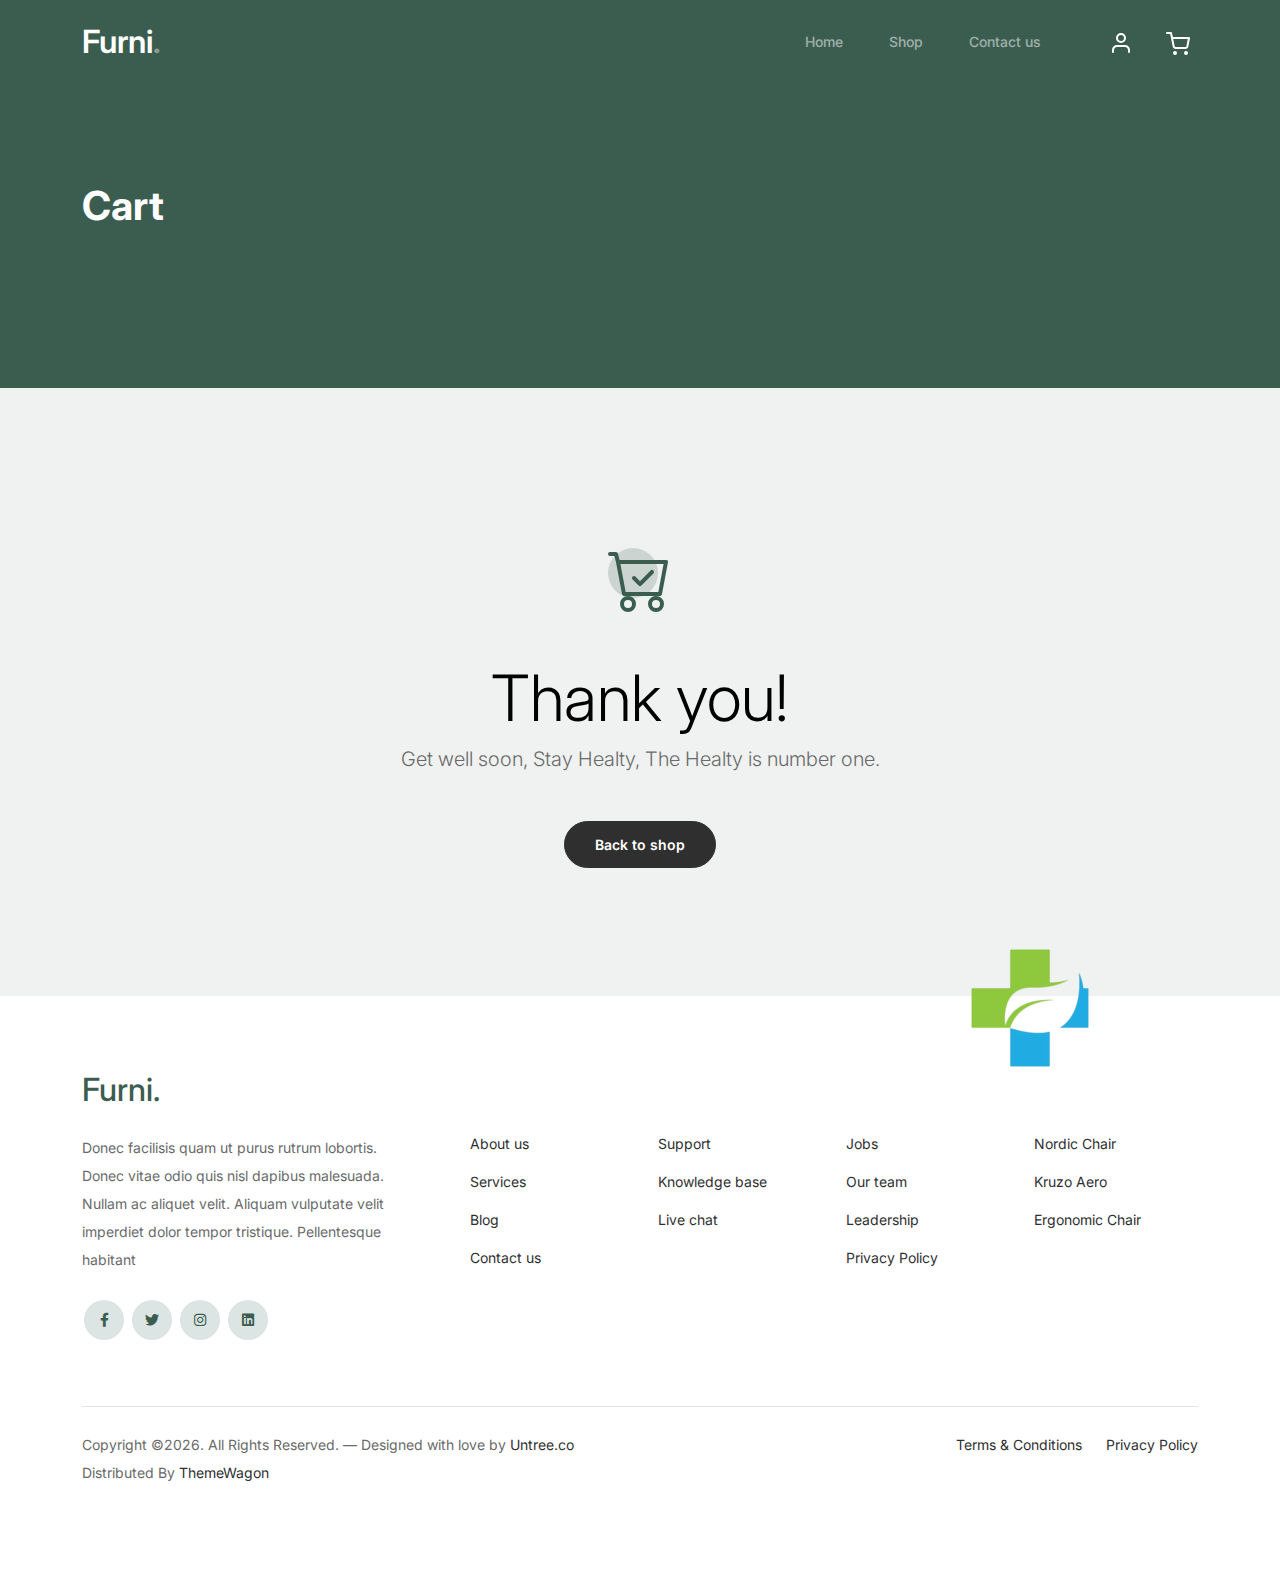
<file: furni-1.0.0/furni-1.0.0/thankyou.html>
<!-- /*
* Bootstrap 5
* Template Name: Furni
* Template Author: Untree.co
* Template URI: https://untree.co/
* License: https://creativecommons.org/licenses/by/3.0/
*/ -->
<!doctype html>
<html lang="en">
<head>
  <meta charset="utf-8">
  <meta name="viewport" content="width=device-width, initial-scale=1, shrink-to-fit=no">
  <meta name="author" content="Untree.co">
  <link rel="shortcut icon" href="favicon.png">

  <meta name="description" content="" />
  <meta name="keywords" content="bootstrap, bootstrap4" />

		<!-- Bootstrap CSS -->
		<link href="css/bootstrap.min.css" rel="stylesheet">
		<link href="https://cdnjs.cloudflare.com/ajax/libs/font-awesome/6.0.0-beta3/css/all.min.css" rel="stylesheet">
		<link href="css/tiny-slider.css" rel="stylesheet">
		<link href="css/style.css" rel="stylesheet">
		<title>Furni Free Bootstrap 5 Template for Furniture and Interior Design Websites by Untree.co </title>
	</head>

	<body>

		<!-- Start Header/Navigation -->
		<nav class="custom-navbar navbar navbar navbar-expand-md navbar-dark bg-dark" arial-label="Furni navigation bar">

			<div class="container">
				<a class="navbar-brand" href="index.html">Furni<span>.</span></a>

				<button class="navbar-toggler" type="button" data-bs-toggle="collapse" data-bs-target="#navbarsFurni" aria-controls="navbarsFurni" aria-expanded="false" aria-label="Toggle navigation">
					<span class="navbar-toggler-icon"></span>
				</button>

				<div class="collapse navbar-collapse" id="navbarsFurni">
					<ul class="custom-navbar-nav navbar-nav ms-auto mb-2 mb-md-0">
						<li class="nav-item ">
							<a class="nav-link" href="index.html">Home</a>
						</li>
						<li><a class="nav-link" href="shop.html">Shop</a></li>
						<li><a class="nav-link" href="contact.html">Contact us</a></li>
					</ul>

					<ul class="custom-navbar-cta navbar-nav mb-2 mb-md-0 ms-5">
						<li><a class="nav-link" href="#"><img src="images/user.svg"></a></li>
						<li><a class="nav-link" href="cart.html"><img src="images/cart.svg"></a></li>
					</ul>
				</div>
			</div>
				
		</nav>
		<!-- End Header/Navigation -->

		<!-- Start Hero Section -->
			<div class="hero">
				<div class="container">
					<div class="row justify-content-between">
						<div class="col-lg-5">
							<div class="intro-excerpt">
								<h1>Cart</h1>
							</div>
						</div>
						<div class="col-lg-7">
							
						</div>
					</div>
				</div>
			</div>
		<!-- End Hero Section -->

		

		<div class="untree_co-section">
    <div class="container">
      <div class="row">
        <div class="col-md-12 text-center pt-5">
          <span class="display-3 thankyou-icon text-primary">
            <svg width="1em" height="1em" viewBox="0 0 16 16" class="bi bi-cart-check mb-5" fill="currentColor" xmlns="http://www.w3.org/2000/svg">
              <path fill-rule="evenodd" d="M11.354 5.646a.5.5 0 0 1 0 .708l-3 3a.5.5 0 0 1-.708 0l-1.5-1.5a.5.5 0 1 1 .708-.708L8 8.293l2.646-2.647a.5.5 0 0 1 .708 0z"/>
              <path fill-rule="evenodd" d="M0 1.5A.5.5 0 0 1 .5 1H2a.5.5 0 0 1 .485.379L2.89 3H14.5a.5.5 0 0 1 .491.592l-1.5 8A.5.5 0 0 1 13 12H4a.5.5 0 0 1-.491-.408L2.01 3.607 1.61 2H.5a.5.5 0 0 1-.5-.5zM3.102 4l1.313 7h8.17l1.313-7H3.102zM5 12a2 2 0 1 0 0 4 2 2 0 0 0 0-4zm7 0a2 2 0 1 0 0 4 2 2 0 0 0 0-4zm-7 1a1 1 0 1 0 0 2 1 1 0 0 0 0-2zm7 0a1 1 0 1 0 0 2 1 1 0 0 0 0-2z"/>
            </svg>
          </span>
          <h2 class="display-3 text-black">Thank you!</h2>
          <p class="lead mb-5">Get well soon, Stay Healty, The Healty is number one.</p>
          <p><a href="shop.html" class="btn btn-sm btn-outline-black">Back to shop</a></p>
        </div>
      </div>
    </div>
  </div>

		<!-- Start Footer Section -->
		<footer class="footer-section">
			<div class="container relative">

				<div class="sofa-img">
					<img src="images/logo apotek.png" alt="Image" class="img-fluid">
				</div>

				<div class="row g-5 mb-5">
					<div class="col-lg-4">
						<div class="mb-4 footer-logo-wrap"><a href="#" class="footer-logo">Furni<span>.</span></a></div>
						<p class="mb-4">Donec facilisis quam ut purus rutrum lobortis. Donec vitae odio quis nisl dapibus malesuada. Nullam ac aliquet velit. Aliquam vulputate velit imperdiet dolor tempor tristique. Pellentesque habitant</p>

						<ul class="list-unstyled custom-social">
							<li><a href="#"><span class="fa fa-brands fa-facebook-f"></span></a></li>
							<li><a href="#"><span class="fa fa-brands fa-twitter"></span></a></li>
							<li><a href="#"><span class="fa fa-brands fa-instagram"></span></a></li>
							<li><a href="#"><span class="fa fa-brands fa-linkedin"></span></a></li>
						</ul>
					</div>

					<div class="col-lg-8">
						<div class="row links-wrap">
							<div class="col-6 col-sm-6 col-md-3">
								<ul class="list-unstyled">
									<li><a href="#">About us</a></li>
									<li><a href="#">Services</a></li>
									<li><a href="#">Blog</a></li>
									<li><a href="#">Contact us</a></li>
								</ul>
							</div>

							<div class="col-6 col-sm-6 col-md-3">
								<ul class="list-unstyled">
									<li><a href="#">Support</a></li>
									<li><a href="#">Knowledge base</a></li>
									<li><a href="#">Live chat</a></li>
								</ul>
							</div>

							<div class="col-6 col-sm-6 col-md-3">
								<ul class="list-unstyled">
									<li><a href="#">Jobs</a></li>
									<li><a href="#">Our team</a></li>
									<li><a href="#">Leadership</a></li>
									<li><a href="#">Privacy Policy</a></li>
								</ul>
							</div>

							<div class="col-6 col-sm-6 col-md-3">
								<ul class="list-unstyled">
									<li><a href="#">Nordic Chair</a></li>
									<li><a href="#">Kruzo Aero</a></li>
									<li><a href="#">Ergonomic Chair</a></li>
								</ul>
							</div>
						</div>
					</div>

				</div>

				<div class="border-top copyright">
					<div class="row pt-4">
						<div class="col-lg-6">
							<p class="mb-2 text-center text-lg-start">Copyright &copy;<script>document.write(new Date().getFullYear());</script>. All Rights Reserved. &mdash; Designed with love by <a href="https://untree.co">Untree.co</a> Distributed By <a href="https://themewagon.com">ThemeWagon</a> <!-- License information: https://untree.co/license/ -->
            </p>
						</div>

						<div class="col-lg-6 text-center text-lg-end">
							<ul class="list-unstyled d-inline-flex ms-auto">
								<li class="me-4"><a href="#">Terms &amp; Conditions</a></li>
								<li><a href="#">Privacy Policy</a></li>
							</ul>
						</div>

					</div>
				</div>

			</div>
		</footer>
		<!-- End Footer Section -->	


		<script src="js/bootstrap.bundle.min.js"></script>
		<script src="js/tiny-slider.js"></script>
		<script src="js/custom.js"></script>
	</body>

</html>
</file>
<file: furni-1.0.0/furni-1.0.0/css/tiny-slider.css>
.tns-outer{padding:0 !important}.tns-outer [hidden]{display:none !important}.tns-outer [aria-controls],.tns-outer [data-action]{cursor:pointer}.tns-slider{-webkit-transition:all 0s;-moz-transition:all 0s;transition:all 0s}.tns-slider>.tns-item{-webkit-box-sizing:border-box;-moz-box-sizing:border-box;box-sizing:border-box}.tns-horizontal.tns-subpixel{white-space:nowrap}.tns-horizontal.tns-subpixel>.tns-item{display:inline-block;vertical-align:top;white-space:normal}.tns-horizontal.tns-no-subpixel:after{content:'';display:table;clear:both}.tns-horizontal.tns-no-subpixel>.tns-item{float:left}.tns-horizontal.tns-carousel.tns-no-subpixel>.tns-item{margin-right:-100%}.tns-no-calc{position:relative;left:0}.tns-gallery{position:relative;left:0;min-height:1px}.tns-gallery>.tns-item{position:absolute;left:-100%;-webkit-transition:transform 0s, opacity 0s;-moz-transition:transform 0s, opacity 0s;transition:transform 0s, opacity 0s}.tns-gallery>.tns-slide-active{position:relative;left:auto !important}.tns-gallery>.tns-moving{-webkit-transition:all 0.25s;-moz-transition:all 0.25s;transition:all 0.25s}.tns-autowidth{display:inline-block}.tns-lazy-img{-webkit-transition:opacity 0.6s;-moz-transition:opacity 0.6s;transition:opacity 0.6s;opacity:0.6}.tns-lazy-img.tns-complete{opacity:1}.tns-ah{-webkit-transition:height 0s;-moz-transition:height 0s;transition:height 0s}.tns-ovh{overflow:hidden}.tns-visually-hidden{position:absolute;left:-10000em}.tns-transparent{opacity:0;visibility:hidden}.tns-fadeIn{opacity:1;filter:alpha(opacity=100);z-index:0}.tns-normal,.tns-fadeOut{opacity:0;filter:alpha(opacity=0);z-index:-1}.tns-vpfix{white-space:nowrap}.tns-vpfix>div,.tns-vpfix>li{display:inline-block}.tns-t-subp2{margin:0 auto;width:310px;position:relative;height:10px;overflow:hidden}.tns-t-ct{width:2333.3333333%;width:-webkit-calc(100% * 70 / 3);width:-moz-calc(100% * 70 / 3);width:calc(100% * 70 / 3);position:absolute;right:0}.tns-t-ct:after{content:'';display:table;clear:both}.tns-t-ct>div{width:1.4285714%;width:-webkit-calc(100% / 70);width:-moz-calc(100% / 70);width:calc(100% / 70);height:10px;float:left}

/*# sourceMappingURL=sourcemaps/tiny-slider.css.map */
</file>
<file: furni-1.0.0/furni-1.0.0/css/style.css>
/*
* Template Name: UntreeStore
* Template Author: Untree.co
* Author URI: https://untree.co/
* License: https://creativecommons.org/licenses/by/3.0/
*/
@import url("https://fonts.googleapis.com/css2?family=Inter:wght@400;500;600;700;800&display=swap");
body {
  overflow-x: hidden;
  position: relative; }

body {
  font-family: "Inter", sans-serif;
  font-weight: 400;
  line-height: 28px;
  color: #6a6a6a;
  font-size: 14px;
  background-color: #eff2f1; }

a {
  text-decoration: none;
  -webkit-transition: .3s all ease;
  -o-transition: .3s all ease;
  transition: .3s all ease;
  color: #2f2f2f;
  text-decoration: underline; }
  a:hover {
    color: #2f2f2f;
    text-decoration: none; }
  a.more {
    font-weight: 600; }

.custom-navbar {
  background: #3b5d50 !important;
  padding-top: 20px;
  padding-bottom: 20px; }
  .custom-navbar .navbar-brand {
    font-size: 32px;
    font-weight: 600; }
    .custom-navbar .navbar-brand > span {
      opacity: .4; }
  .custom-navbar .navbar-toggler {
    border-color: transparent; }
    .custom-navbar .navbar-toggler:active, .custom-navbar .navbar-toggler:focus {
      -webkit-box-shadow: none;
      box-shadow: none;
      outline: none; }
  @media (min-width: 992px) {
    .custom-navbar .custom-navbar-nav li {
      margin-left: 15px;
      margin-right: 15px; } }
  .custom-navbar .custom-navbar-nav li a {
    font-weight: 500;
    color: #ffffff !important;
    opacity: .5;
    -webkit-transition: .3s all ease;
    -o-transition: .3s all ease;
    transition: .3s all ease;
    position: relative; }
    @media (min-width: 768px) {
      .custom-navbar .custom-navbar-nav li a:before {
        content: "";
        position: absolute;
        bottom: 0;
        left: 8px;
        right: 8px;
        background: #f9bf29;
        height: 5px;
        opacity: 1;
        visibility: visible;
        width: 0;
        -webkit-transition: .15s all ease-out;
        -o-transition: .15s all ease-out;
        transition: .15s all ease-out; } }
    .custom-navbar .custom-navbar-nav li a:hover {
      opacity: 1; }
      .custom-navbar .custom-navbar-nav li a:hover:before {
        width: calc(100% - 16px); }
  .custom-navbar .custom-navbar-nav li.active a {
    opacity: 1; }
    .custom-navbar .custom-navbar-nav li.active a:before {
      width: calc(100% - 16px); }
  .custom-navbar .custom-navbar-cta {
    margin-left: 0 !important;
    -webkit-box-orient: horizontal;
    -webkit-box-direction: normal;
    -ms-flex-direction: row;
    flex-direction: row; }
    @media (min-width: 768px) {
      .custom-navbar .custom-navbar-cta {
        margin-left: 40px !important; } }
    .custom-navbar .custom-navbar-cta li {
      margin-left: 0px;
      margin-right: 0px; }
      .custom-navbar .custom-navbar-cta li:first-child {
        margin-right: 20px; }

.hero {
  background: #3b5d50;
  padding: calc(4rem - 30px) 0 0rem 0; }
  @media (min-width: 768px) {
    .hero {
      padding: calc(4rem - 30px) 0 4rem 0; } }
  @media (min-width: 992px) {
    .hero {
      padding: calc(8rem - 30px) 0 8rem 0; } }
  .hero .intro-excerpt {
    position: relative;
    z-index: 4; }
    @media (min-width: 992px) {
      .hero .intro-excerpt {
        max-width: 450px; } }
  .hero h1 {
    font-weight: 700;
    color: #ffffff;
    margin-bottom: 30px; }
    @media (min-width: 1400px) {
      .hero h1 {
        font-size: 54px; } }
  .hero p {
    color: rgba(255, 255, 255, 0.5);}
  .hero .hero-img-wrap {
    position: relative; }
    .hero .hero-img-wrap img {
      position: relative;
      top: 0px;
      right: 0px;
      z-index: 2;
      max-width: 780px;
      left: -20px; }
      @media (min-width: 768px) {
        .hero .hero-img-wrap img {
          right: 0px;
          left: -100px; } }
      @media (min-width: 992px) {
        .hero .hero-img-wrap img {
          left: 0px;
          top: -80px;
          position: absolute;
          right: -50px; } }
      @media (min-width: 1200px) {
        .hero .hero-img-wrap img {
          left: 0px;
          top: -80px;
          right: -100px; } }
    .hero .hero-img-wrap:after {
      content: "";
      position: absolute;
      width: 255px;
      height: 217px;
      background-image: url("../images/dots-light.svg");
      background-size: contain;
      background-repeat: no-repeat;
      right: -100px;
      top: -0px; }
      @media (min-width: 1200px) {
        .hero .hero-img-wrap:after {
          top: -40px; } }

.btn {
  font-weight: 600;
  padding: 12px 30px;
  border-radius: 30px;
  color: #ffffff;
  background: #2f2f2f;
  border-color: #2f2f2f; }
  .btn:hover {
    color: #ffffff;
    background: #222222;
    border-color: #222222; }
  .btn:active, .btn:focus {
    outline: none !important;
    -webkit-box-shadow: none;
    box-shadow: none; }
  .btn.btn-primary {
    background: #3b5d50;
    border-color: #3b5d50; }
    .btn.btn-primary:hover {
      background: #314d43;
      border-color: #314d43; }
  .btn.btn-secondary {
    color: #2f2f2f;
    background: #f9bf29;
    border-color: #f9bf29; }
    .btn.btn-secondary:hover {
      background: #f8b810;
      border-color: #f8b810; }
  .btn.btn-white-outline {
    background: transparent;
    border-width: 2px;
    border-color: rgba(255, 255, 255, 0.3); }
    .btn.btn-white-outline:hover {
      border-color: white;
      color: #ffffff; }

.section-title {
  color: #2f2f2f; }

.product-section {
  padding: 7rem 0; }
  .product-section .product-item {
    text-align: center;
    text-decoration: none;
    display: block;
    position: relative;
    padding-bottom: 50px;
    cursor: pointer; }
    .product-section .product-item .product-thumbnail {
      margin-bottom: 30px;
      position: relative;
      top: 0;
      -webkit-transition: .3s all ease;
      -o-transition: .3s all ease;
      transition: .3s all ease; }
    .product-section .product-item h3 {
      font-weight: 600;
      font-size: 16px; }
    .product-section .product-item strong {
      font-weight: 800 !important;
      font-size: 18px !important; }
    .product-section .product-item h3, .product-section .product-item strong {
      color: #2f2f2f;
      text-decoration: none; }
    .product-section .product-item .icon-cross {
      position: absolute;
      width: 35px;
      height: 35px;
      display: inline-block;
      background: #2f2f2f;
      bottom: 15px;
      left: 50%;
      -webkit-transform: translateX(-50%);
      -ms-transform: translateX(-50%);
      transform: translateX(-50%);
      margin-bottom: -17.5px;
      border-radius: 50%;
      opacity: 0;
      visibility: hidden;
      -webkit-transition: .3s all ease;
      -o-transition: .3s all ease;
      transition: .3s all ease; }
      .product-section .product-item .icon-cross img {
        position: absolute;
        left: 50%;
        top: 50%;
        -webkit-transform: translate(-50%, -50%);
        -ms-transform: translate(-50%, -50%);
        transform: translate(-50%, -50%); }
    .product-section .product-item:before {
      bottom: 0;
      left: 0;
      right: 0;
      position: absolute;
      content: "";
      background: #dce5e4;
      height: 0%;
      z-index: -1;
      border-radius: 10px;
      -webkit-transition: .3s all ease;
      -o-transition: .3s all ease;
      transition: .3s all ease; }
    .product-section .product-item:hover .product-thumbnail {
      top: -25px; }
    .product-section .product-item:hover .icon-cross {
      bottom: 0;
      opacity: 1;
      visibility: visible; }
    .product-section .product-item:hover:before {
      height: 70%; }

.why-choose-section {
  padding: 7rem 0; }
  .why-choose-section .img-wrap {
    position: relative; }
    .why-choose-section .img-wrap:before {
      position: absolute;
      content: "";
      width: 255px;
      height: 217px;
      background-image: url("../images/dots-yellow.svg");
      background-repeat: no-repeat;
      background-size: contain;
      -webkit-transform: translate(-40%, -40%);
      -ms-transform: translate(-40%, -40%);
      transform: translate(-40%, -40%);
      z-index: -1; }
    .why-choose-section .img-wrap img {
      border-radius: 20px; }

.feature {
  margin-bottom: 30px; }
  .feature .icon {
    display: inline-block;
    position: relative;
    margin-bottom: 20px; }
    .feature .icon:before {
      content: "";
      width: 33px;
      height: 33px;
      position: absolute;
      background: rgba(59, 93, 80, 0.2);
      border-radius: 50%;
      right: -8px;
      bottom: 0; }
  .feature h3 {
    font-size: 14px;
    color: #2f2f2f; }
  .feature p {
    font-size: 14px;
    line-height: 22px;
    color: #6a6a6a; }

.we-help-section {
  padding: 7rem 0; }
  .we-help-section .imgs-grid {
    display: -ms-grid;
    display: grid;
    -ms-grid-columns: (1fr)[];
    grid-template-columns: repeat(27, 1fr);
    position: relative; }
    .we-help-section .imgs-grid:before {
      position: absolute;
      content: "";
      width: 255px;
      height: 217px;
      background-image: url("../images/dots-green.svg");
      background-size: contain;
      background-repeat: no-repeat;
      -webkit-transform: translate(-40%, -40%);
      -ms-transform: translate(-40%, -40%);
      transform: translate(-40%, -40%);
      z-index: -1; }
    .we-help-section .imgs-grid .grid {
      position: relative; }
      .we-help-section .imgs-grid .grid img {
        border-radius: 20px;
        max-width: 100%; }
      .we-help-section .imgs-grid .grid.grid-1 {
        -ms-grid-column: 1;
        -ms-grid-column-span: 18;
        grid-column: 1 / span 18;
        -ms-grid-row: 1;
        -ms-grid-row-span: 27;
        grid-row: 1 / span 27; }
      .we-help-section .imgs-grid .grid.grid-2 {
        -ms-grid-column: 19;
        -ms-grid-column-span: 27;
        grid-column: 19 / span 27;
        -ms-grid-row: 1;
        -ms-grid-row-span: 5;
        grid-row: 1 / span 5;
        padding-left: 20px; }
      .we-help-section .imgs-grid .grid.grid-3 {
        -ms-grid-column: 14;
        -ms-grid-column-span: 16;
        grid-column: 14 / span 16;
        -ms-grid-row: 6;
        -ms-grid-row-span: 27;
        grid-row: 6 / span 27;
        padding-top: 20px; }

.custom-list {
  width: 100%; }
  .custom-list li {
    display: inline-block;
    width: calc(50% - 20px);
    margin-bottom: 12px;
    line-height: 1.5;
    position: relative;
    padding-left: 20px; }
    .custom-list li:before {
      content: "";
      width: 8px;
      height: 8px;
      border-radius: 50%;
      border: 2px solid #3b5d50;
      position: absolute;
      left: 0;
      top: 8px; }

.popular-product {
  padding: 0 0 7rem 0; }
  .popular-product .product-item-sm h3 {
    font-size: 14px;
    font-weight: 700;
    color: #2f2f2f; }
  .popular-product .product-item-sm a {
    text-decoration: none;
    color: #2f2f2f;
    -webkit-transition: .3s all ease;
    -o-transition: .3s all ease;
    transition: .3s all ease; }
    .popular-product .product-item-sm a:hover {
      color: rgba(47, 47, 47, 0.5); }
  .popular-product .product-item-sm p {
    line-height: 1.4;
    margin-bottom: 10px;
    font-size: 14px; }
  .popular-product .product-item-sm .thumbnail {
    margin-right: 10px;
    -webkit-box-flex: 0;
    -ms-flex: 0 0 120px;
    flex: 0 0 120px;
    position: relative; }
    .popular-product .product-item-sm .thumbnail:before {
      content: "";
      position: absolute;
      border-radius: 20px;
      background: #dce5e4;
      width: 98px;
      height: 98px;
      top: 50%;
      left: 50%;
      -webkit-transform: translate(-50%, -50%);
      -ms-transform: translate(-50%, -50%);
      transform: translate(-50%, -50%);
      z-index: -1; }

.testimonial-section {
  padding: 3rem 0 7rem 0; }

.testimonial-slider-wrap {
  position: relative; }
  .testimonial-slider-wrap .tns-inner {
    padding-top: 30px; }
  .testimonial-slider-wrap .item .testimonial-block blockquote {
    font-size: 16px; }
    @media (min-width: 768px) {
      .testimonial-slider-wrap .item .testimonial-block blockquote {
        line-height: 32px;
        font-size: 18px; } }
  .testimonial-slider-wrap .item .testimonial-block .author-info .author-pic {
    margin-bottom: 20px; }
    .testimonial-slider-wrap .item .testimonial-block .author-info .author-pic img {
      max-width: 80px;
      border-radius: 50%; }
  .testimonial-slider-wrap .item .testimonial-block .author-info h3 {
    font-size: 14px;
    font-weight: 700;
    color: #2f2f2f;
    margin-bottom: 0; }
  .testimonial-slider-wrap #testimonial-nav {
    position: absolute;
    top: 50%;
    z-index: 99;
    width: 100%;
    display: none; }
    @media (min-width: 768px) {
      .testimonial-slider-wrap #testimonial-nav {
        display: block; } }
    .testimonial-slider-wrap #testimonial-nav > span {
      cursor: pointer;
      position: absolute;
      width: 58px;
      height: 58px;
      line-height: 58px;
      border-radius: 50%;
      background: rgba(59, 93, 80, 0.1);
      color: #2f2f2f;
      -webkit-transition: .3s all ease;
      -o-transition: .3s all ease;
      transition: .3s all ease; }
      .testimonial-slider-wrap #testimonial-nav > span:hover {
        background: #3b5d50;
        color: #ffffff; }
    .testimonial-slider-wrap #testimonial-nav .prev {
      left: -10px; }
    .testimonial-slider-wrap #testimonial-nav .next {
      right: 0; }
  .testimonial-slider-wrap .tns-nav {
    position: absolute;
    bottom: -50px;
    left: 50%;
    -webkit-transform: translateX(-50%);
    -ms-transform: translateX(-50%);
    transform: translateX(-50%); }
    .testimonial-slider-wrap .tns-nav button {
      background: none;
      border: none;
      display: inline-block;
      position: relative;
      width: 0 !important;
      height: 7px !important;
      margin: 2px; }
      .testimonial-slider-wrap .tns-nav button:active, .testimonial-slider-wrap .tns-nav button:focus, .testimonial-slider-wrap .tns-nav button:hover {
        outline: none;
        -webkit-box-shadow: none;
        box-shadow: none;
        background: none; }
      .testimonial-slider-wrap .tns-nav button:before {
        display: block;
        width: 7px;
        height: 7px;
        left: 0;
        top: 0;
        position: absolute;
        content: "";
        border-radius: 50%;
        -webkit-transition: .3s all ease;
        -o-transition: .3s all ease;
        transition: .3s all ease;
        background-color: #d6d6d6; }
      .testimonial-slider-wrap .tns-nav button:hover:before, .testimonial-slider-wrap .tns-nav button.tns-nav-active:before {
        background-color: #3b5d50; }

.before-footer-section {
  padding: 7rem 0 12rem 0 !important; }

.blog-section {
  padding: 7rem 0 12rem 0; }
  .blog-section .post-entry a {
    text-decoration: none; }
  .blog-section .post-entry .post-thumbnail {
    display: block;
    margin-bottom: 20px; }
    .blog-section .post-entry .post-thumbnail img {
      border-radius: 20px;
      -webkit-transition: .3s all ease;
      -o-transition: .3s all ease;
      transition: .3s all ease; }
  .blog-section .post-entry .post-content-entry {
    padding-left: 15px;
    padding-right: 15px; }
    .blog-section .post-entry .post-content-entry h3 {
      font-size: 16px;
      margin-bottom: 0;
      font-weight: 600;
      margin-bottom: 7px; }
    .blog-section .post-entry .post-content-entry .meta {
      font-size: 14px; }
      .blog-section .post-entry .post-content-entry .meta a {
        font-weight: 600; }
  .blog-section .post-entry:hover .post-thumbnail img, .blog-section .post-entry:focus .post-thumbnail img {
    opacity: .7; }

.footer-section {
  padding: 80px 0;
  background: #ffffff; }
  .footer-section .relative {
    position: relative; }
  .footer-section a {
    text-decoration: none;
    color: #2f2f2f;
    -webkit-transition: .3s all ease;
    -o-transition: .3s all ease;
    transition: .3s all ease; }
    .footer-section a:hover {
      color: rgba(47, 47, 47, 0.5); }
  .footer-section .subscription-form {
    margin-bottom: 40px;
    position: relative;
    z-index: 2;
    margin-top: 100px; }
    @media (min-width: 992px) {
      .footer-section .subscription-form {
        margin-top: 0px;
        margin-bottom: 80px; } }
    .footer-section .subscription-form h3 {
      font-size: 18px;
      font-weight: 500;
      color: #3b5d50; }
    .footer-section .subscription-form .form-control {
      height: 50px;
      border-radius: 10px;
      font-family: "Inter", sans-serif; }
      .footer-section .subscription-form .form-control:active, .footer-section .subscription-form .form-control:focus {
        outline: none;
        -webkit-box-shadow: none;
        box-shadow: none;
        border-color: #3b5d50;
        -webkit-box-shadow: 0 1px 4px 0 rgba(0, 0, 0, 0.2);
        box-shadow: 0 1px 4px 0 rgba(0, 0, 0, 0.2); }
      .footer-section .subscription-form .form-control::-webkit-input-placeholder {
        font-size: 14px; }
      .footer-section .subscription-form .form-control::-moz-placeholder {
        font-size: 14px; }
      .footer-section .subscription-form .form-control:-ms-input-placeholder {
        font-size: 14px; }
      .footer-section .subscription-form .form-control:-moz-placeholder {
        font-size: 14px; }
    .footer-section .subscription-form .btn {
      border-radius: 10px !important; }
  .footer-section .sofa-img {
    position: absolute;
    top: -200px;
    z-index: 1;
    right: 0; }
    .footer-section .sofa-img img {
      max-width: 380px; }
  .footer-section .links-wrap {
    margin-top: 0px; }
    @media (min-width: 992px) {
      .footer-section .links-wrap {
        margin-top: 54px; } }
    .footer-section .links-wrap ul li {
      margin-bottom: 10px; }
  .footer-section .footer-logo-wrap .footer-logo {
    font-size: 32px;
    font-weight: 500;
    text-decoration: none;
    color: #3b5d50; }
  .footer-section .custom-social li {
    margin: 2px;
    display: inline-block; }
    .footer-section .custom-social li a {
      width: 40px;
      height: 40px;
      text-align: center;
      line-height: 40px;
      display: inline-block;
      background: #dce5e4;
      color: #3b5d50;
      border-radius: 50%; }
      .footer-section .custom-social li a:hover {
        background: #3b5d50;
        color: #ffffff; }
  .footer-section .border-top {
    border-color: #dce5e4; }
    .footer-section .border-top.copyright {
      font-size: 14px !important; }

.untree_co-section {
  padding: 7rem 0; }

.form-control {
  height: 50px;
  border-radius: 10px;
  font-family: "Inter", sans-serif; }
  .form-control:active, .form-control:focus {
    outline: none;
    -webkit-box-shadow: none;
    box-shadow: none;
    border-color: #3b5d50;
    -webkit-box-shadow: 0 1px 4px 0 rgba(0, 0, 0, 0.2);
    box-shadow: 0 1px 4px 0 rgba(0, 0, 0, 0.2); }
  .form-control::-webkit-input-placeholder {
    font-size: 14px; }
  .form-control::-moz-placeholder {
    font-size: 14px; }
  .form-control:-ms-input-placeholder {
    font-size: 14px; }
  .form-control:-moz-placeholder {
    font-size: 14px; }

.service {
  line-height: 1.5; }
  .service .service-icon {
    border-radius: 10px;
    -webkit-box-flex: 0;
    -ms-flex: 0 0 50px;
    flex: 0 0 50px;
    height: 50px;
    line-height: 50px;
    text-align: center;
    background: #3b5d50;
    margin-right: 20px;
    color: #ffffff; }

textarea {
  height: auto !important; }

.site-blocks-table {
  overflow: auto; }
  .site-blocks-table .product-thumbnail {
    width: 200px; }
  .site-blocks-table .btn {
    padding: 2px 10px; }
  .site-blocks-table thead th {
    padding: 30px;
    text-align: center;
    border-width: 0px !important;
    vertical-align: middle;
    color: rgba(0, 0, 0, 0.8);
    font-size: 18px; }
  .site-blocks-table td {
    padding: 20px;
    text-align: center;
    vertical-align: middle;
    color: rgba(0, 0, 0, 0.8); }
  .site-blocks-table tbody tr:first-child td {
    border-top: 1px solid #3b5d50 !important; }
  .site-blocks-table .btn {
    background: none !important;
    color: #000000;
    border: none;
    height: auto !important; }

.site-block-order-table th {
  border-top: none !important;
  border-bottom-width: 1px !important; }

.site-block-order-table td, .site-block-order-table th {
  color: #000000; }

.couponcode-wrap input {
  border-radius: 10px !important; }

.text-primary {
  color: #3b5d50 !important; }

.thankyou-icon {
  position: relative;
  color: #3b5d50; }
  .thankyou-icon:before {
    position: absolute;
    content: "";
    width: 50px;
    height: 50px;
    border-radius: 50%;
    background: rgba(59, 93, 80, 0.2); }
</file>
